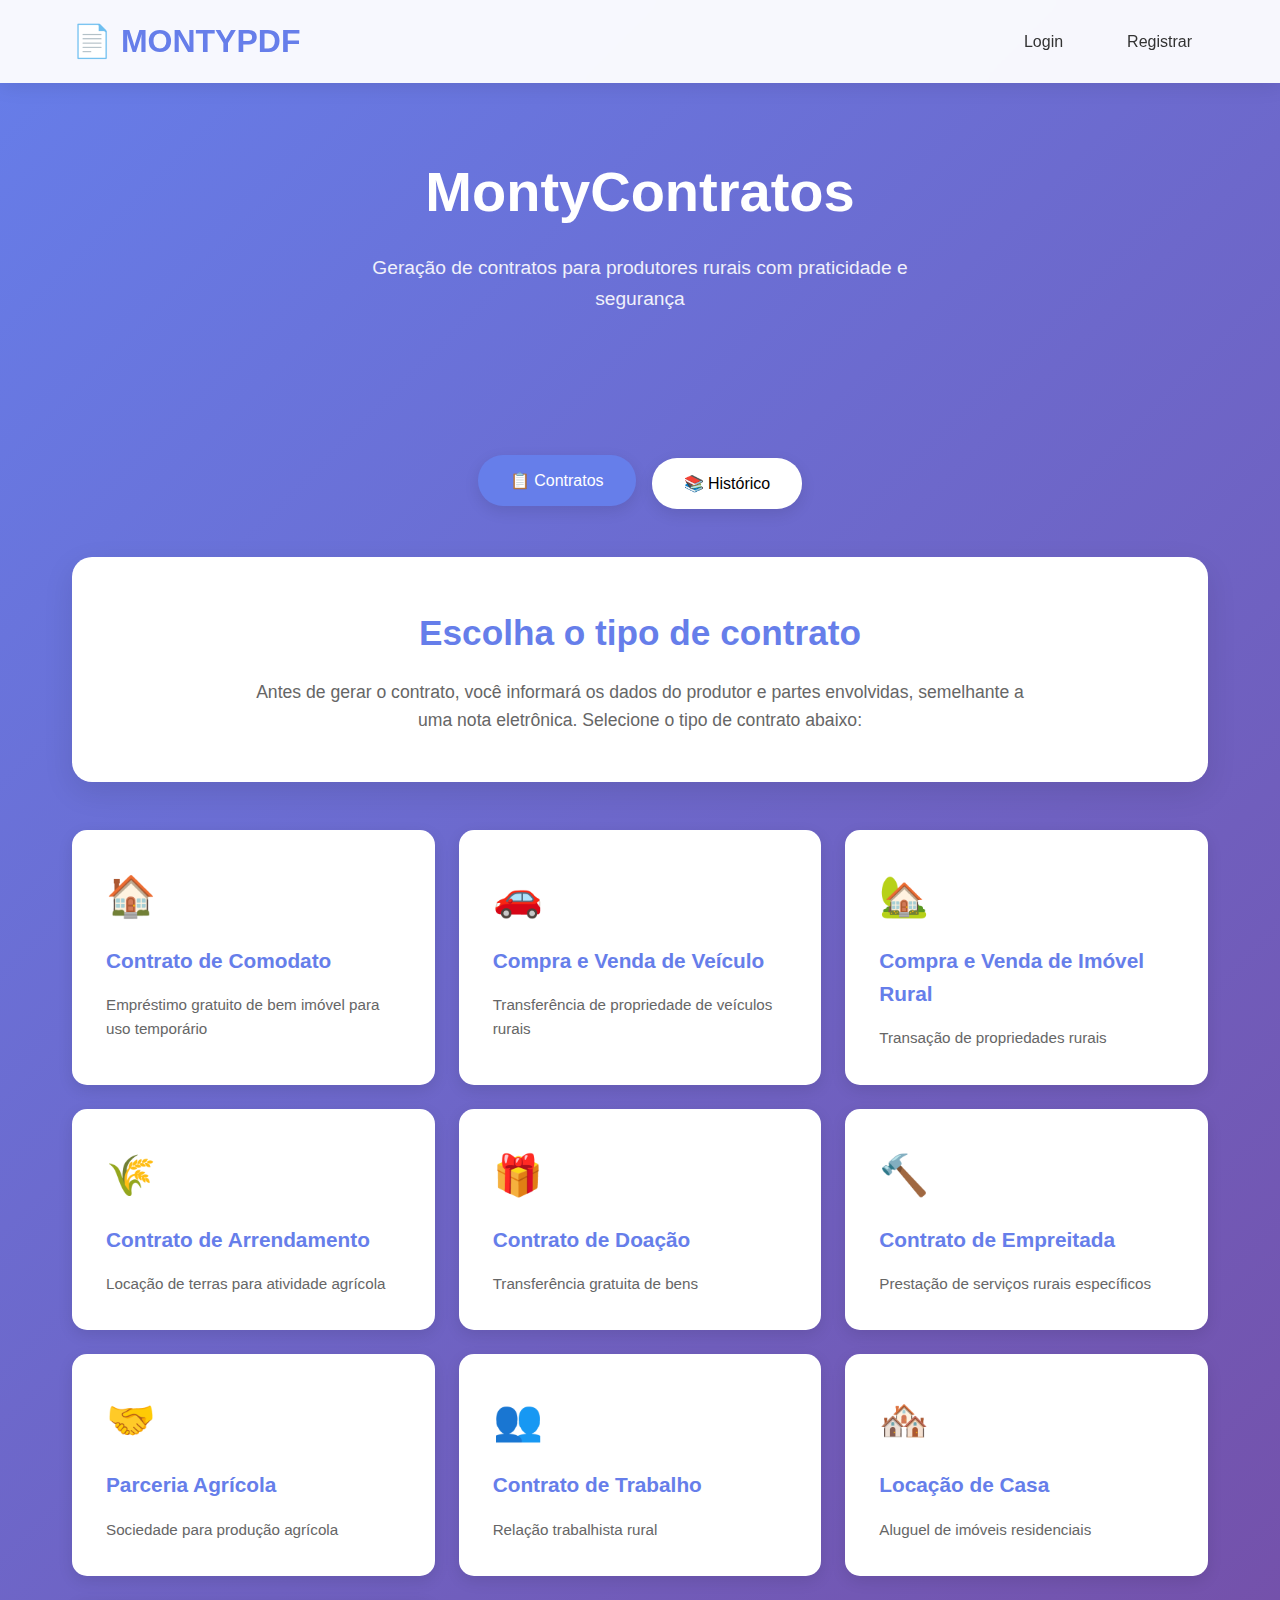
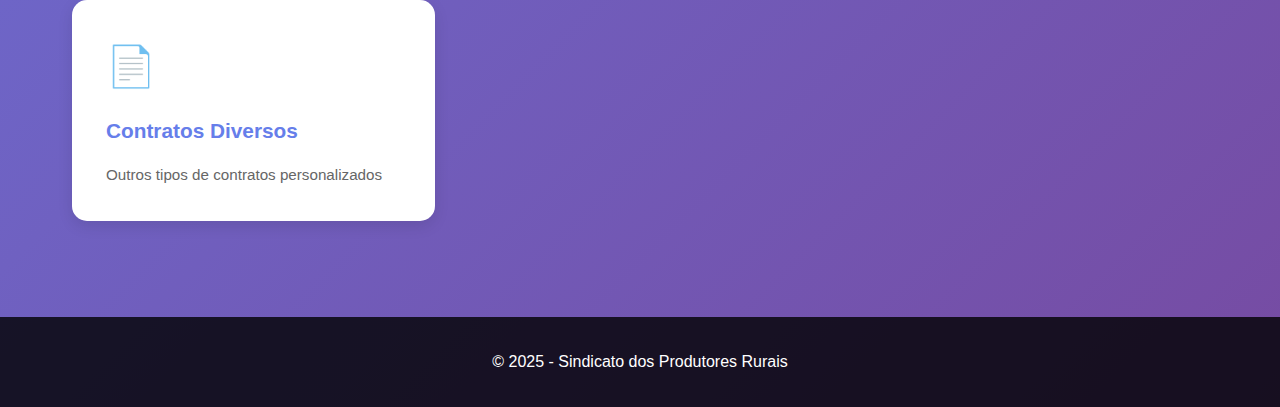
<file: homepage.html>
<!DOCTYPE html>
<html lang="pt-BR">
<head>
    <meta charset="UTF-8">
    <meta name="viewport" content="width=device-width, initial-scale=1.0">
    <title>MontyPDF - Contratos Rurais</title>
    <style>
        * {
            margin: 0;
            padding: 0;
            box-sizing: border-box;
        }

        body {
            font-family: 'Segoe UI', Tahoma, Geneva, Verdana, sans-serif;
            line-height: 1.6;
            color: #333;
            background: linear-gradient(135deg, #667eea 0%, #764ba2 100%);
            min-height: 100vh;
        }

        /* Navigation */
        nav {
            background: rgba(255, 255, 255, 0.95);
            backdrop-filter: blur(10px);
            padding: 1rem 0;
            box-shadow: 0 2px 20px rgba(0, 0, 0, 0.1);
            position: sticky;
            top: 0;
            z-index: 1000;
        }

        .nav-container {
            max-width: 1200px;
            margin: 0 auto;
            display: flex;
            justify-content: space-between;
            align-items: center;
            padding: 0 2rem;
        }

        .logo {
            font-size: 2rem;
            font-weight: bold;
            color: #667eea;
            text-decoration: none;
        }

        .nav-links {
            display: flex;
            gap: 2rem;
        }

        .nav-links a {
            text-decoration: none;
            color: #333;
            font-weight: 500;
            padding: 0.5rem 1rem;
            border-radius: 25px;
            transition: all 0.3s ease;
        }

        .nav-links a:hover {
            background: #667eea;
            color: white;
            transform: translateY(-2px);
        }

        /* Header */
        header {
            text-align: center;
            padding: 4rem 2rem;
            color: white;
        }

        header h1 {
            font-size: 3.5rem;
            margin-bottom: 1rem;
            animation: fadeInUp 1s ease;
        }

        header p {
            font-size: 1.2rem;
            opacity: 0.9;
            max-width: 600px;
            margin: 0 auto;
            animation: fadeInUp 1s ease 0.2s both;
        }

        /* Main Content */
        main {
            max-width: 1200px;
            margin: 0 auto;
            padding: 2rem;
        }

        .intro {
            background: white;
            padding: 3rem;
            border-radius: 20px;
            box-shadow: 0 10px 30px rgba(0, 0, 0, 0.1);
            margin-bottom: 3rem;
            text-align: center;
            animation: fadeInUp 1s ease 0.4s both;
        }

        .intro h2 {
            color: #667eea;
            font-size: 2.2rem;
            margin-bottom: 1rem;
        }

        .intro p {
            font-size: 1.1rem;
            color: #666;
            max-width: 800px;
            margin: 0 auto;
        }

        /* Contract Grid */
        .contract-grid {
            display: grid;
            grid-template-columns: repeat(auto-fit, minmax(300px, 1fr));
            gap: 1.5rem;
            animation: fadeInUp 1s ease 0.6s both;
        }

        .contract-card {
            background: white;
            padding: 2rem;
            border-radius: 15px;
            box-shadow: 0 5px 15px rgba(0, 0, 0, 0.1);
            transition: all 0.3s ease;
            text-decoration: none;
            color: #333;
            border: 2px solid transparent;
        }

        .contract-card:hover {
            transform: translateY(-10px);
            box-shadow: 0 15px 30px rgba(0, 0, 0, 0.2);
            border-color: #667eea;
        }

        .contract-card h3 {
            color: #667eea;
            margin-bottom: 1rem;
            font-size: 1.3rem;
        }

        .contract-card p {
            color: #666;
            font-size: 0.95rem;
        }

        .contract-icon {
            font-size: 2.5rem;
            margin-bottom: 1rem;
            display: block;
        }

        /* Tabs */
        .tabs {
            display: flex;
            justify-content: center;
            gap: 1rem;
            margin: 3rem 0;
        }

        .tab {
            background: white;
            border: none;
            padding: 1rem 2rem;
            border-radius: 25px;
            cursor: pointer;
            transition: all 0.3s ease;
            font-size: 1rem;
            box-shadow: 0 5px 15px rgba(0, 0, 0, 0.1);
        }

        .tab:hover, .tab.active {
            background: #667eea;
            color: white;
            transform: translateY(-3px);
        }

        /* Footer */
        footer {
            background: rgba(0, 0, 0, 0.8);
            color: white;
            text-align: center;
            padding: 2rem;
            margin-top: 4rem;
        }

        /* Animations */
        @keyframes fadeInUp {
            from {
                opacity: 0;
                transform: translateY(30px);
            }
            to {
                opacity: 1;
                transform: translateY(0);
            }
        }

        /* Responsive */
        @media (max-width: 768px) {
            .nav-container {
                padding: 0 1rem;
            }
            
            .nav-links {
                gap: 1rem;
            }
            
            header h1 {
                font-size: 2.5rem;
            }
            
            .intro {
                padding: 2rem;
            }
            
            .contract-grid {
                grid-template-columns: 1fr;
            }
            
            .tabs {
                flex-direction: column;
                align-items: center;
            }
        }

        /* Content sections */
        .content-section {
            display: none;
        }

        .content-section.active {
            display: block;
        }
    </style>
</head>
<body>
    <!-- Navigation Bar -->
    <nav>
        <div class="nav-container">
            <a href="#" class="logo">📄 MONTYPDF</a>
            <div class="nav-links">
                <a href="#login">Login</a>
                <a href="#register">Registrar</a>
            </div>
        </div>
    </nav>

    <!-- Header -->
    <header>
        <h1>MontyContratos</h1>
        <p>Geração de contratos para produtores rurais com praticidade e segurança</p>
    </header>

    <!-- Main Content -->
    <main>
        <!-- Tabs -->
        <div class="tabs">
            <button class="tab active" onclick="switchTab('contracts')">
                📋 Contratos
            </button>
            <button class="tab" onclick="switchTab('history')">
                📚 Histórico
            </button>
        </div>

        <!-- Contracts Section -->
        <div id="contracts" class="content-section active">
            <section class="intro">
                <h2>Escolha o tipo de contrato</h2>
                <p>Antes de gerar o contrato, você informará os dados do produtor e partes envolvidas, semelhante a uma nota eletrônica. Selecione o tipo de contrato abaixo:</p>
            </section>

            <div class="contract-grid">
                <a href="#" class="contract-card" onclick="goToContract('comodato')">
                    <span class="contract-icon">🏠</span>
                    <h3>Contrato de Comodato</h3>
                    <p>Empréstimo gratuito de bem imóvel para uso temporário</p>
                </a>

                <a href="#" class="contract-card" onclick="goToContract('compra-veiculo')">
                    <span class="contract-icon">🚗</span>
                    <h3>Compra e Venda de Veículo</h3>
                    <p>Transferência de propriedade de veículos rurais</p>
                </a>

                <a href="#" class="contract-card" onclick="goToContract('compra-imovel')">
                    <span class="contract-icon">🏡</span>
                    <h3>Compra e Venda de Imóvel Rural</h3>
                    <p>Transação de propriedades rurais</p>
                </a>

                <a href="#" class="contract-card" onclick="goToContract('arrendamento')">
                    <span class="contract-icon">🌾</span>
                    <h3>Contrato de Arrendamento</h3>
                    <p>Locação de terras para atividade agrícola</p>
                </a>

                <a href="#" class="contract-card" onclick="goToContract('doacao')">
                    <span class="contract-icon">🎁</span>
                    <h3>Contrato de Doação</h3>
                    <p>Transferência gratuita de bens</p>
                </a>

                <a href="#" class="contract-card" onclick="goToContract('empreitada')">
                    <span class="contract-icon">🔨</span>
                    <h3>Contrato de Empreitada</h3>
                    <p>Prestação de serviços rurais específicos</p>
                </a>

                <a href="#" class="contract-card" onclick="goToContract('parceria-agricola')">
                    <span class="contract-icon">🤝</span>
                    <h3>Parceria Agrícola</h3>
                    <p>Sociedade para produção agrícola</p>
                </a>

                <a href="#" class="contract-card" onclick="goToContract('trabalho')">
                    <span class="contract-icon">👥</span>
                    <h3>Contrato de Trabalho</h3>
                    <p>Relação trabalhista rural</p>
                </a>

                <a href="#" class="contract-card" onclick="goToContract('locacao-casa')">
                    <span class="contract-icon">🏘️</span>
                    <h3>Locação de Casa</h3>
                    <p>Aluguel de imóveis residenciais</p>
                </a>

                <a href="#" class="contract-card" onclick="goToContract('diversos')">
                    <span class="contract-icon">📄</span>
                    <h3>Contratos Diversos</h3>
                    <p>Outros tipos de contratos personalizados</p>
                </a>
            </div>
        </div>

        <!-- History Section -->
        <div id="history" class="content-section">
            <section class="intro">
                <h2>Histórico de Contratos</h2>
                <p>Visualize e gerencie todos os contratos já criados</p>
            </section>
            
            <div style="background: white; padding: 3rem; border-radius: 20px; box-shadow: 0 10px 30px rgba(0,0,0,0.1); text-align: center;">
                <h3 style="color: #667eea; margin-bottom: 1rem;">📋 Nenhum contrato encontrado</h3>
                <p style="color: #666;">Você ainda não criou nenhum contrato. Comece criando seu primeiro contrato na aba "Contratos".</p>
            </div>
        </div>
    </main>

    <!-- Footer -->
    <footer>
        <p>© 2025 - Sindicato dos Produtores Rurais</p>
    </footer>

    <script>
        function switchTab(tabName) {
            // Remove active class from all tabs and sections
            document.querySelectorAll('.tab').forEach(tab => tab.classList.remove('active'));
            document.querySelectorAll('.content-section').forEach(section => section.classList.remove('active'));
            
            // Add active class to clicked tab
            event.target.classList.add('active');
            
            // Show corresponding section
            document.getElementById(tabName).classList.add('active');
        }

        function goToContract(contractType) {
            // Simula navegação para página de formulário
            alert(`Redirecionando para o formulário do contrato: ${contractType}\n\nEm uma implementação real, isso levaria para: formulario.html?tipo=${contractType}`);
            
            // Em uma implementação real, você usaria:
            // window.location.href = `formulario.html?tipo=${contractType}`;
        }

        // Adiciona efeito de carregamento suave
        window.addEventListener('load', function() {
            document.body.style.opacity = '0';
            document.body.style.transition = 'opacity 0.5s ease';
            setTimeout(() => {
                document.body.style.opacity = '1';
            }, 100);
        });

        // Adiciona interatividade aos cards
        document.querySelectorAll('.contract-card').forEach(card => {
            card.addEventListener('mouseenter', function() {
                this.style.background = 'linear-gradient(135deg, #667eea, #764ba2)';
                this.style.color = 'white';
                this.querySelector('h3').style.color = 'white';
                this.querySelector('p').style.color = 'rgba(255,255,255,0.9)';
            });
            
            card.addEventListener('mouseleave', function() {
                this.style.background = 'white';
                this.style.color = '#333';
                this.querySelector('h3').style.color = '#667eea';
                this.querySelector('p').style.color = '#666';
            });
        });
    </script>
</body>
</html>
</file>
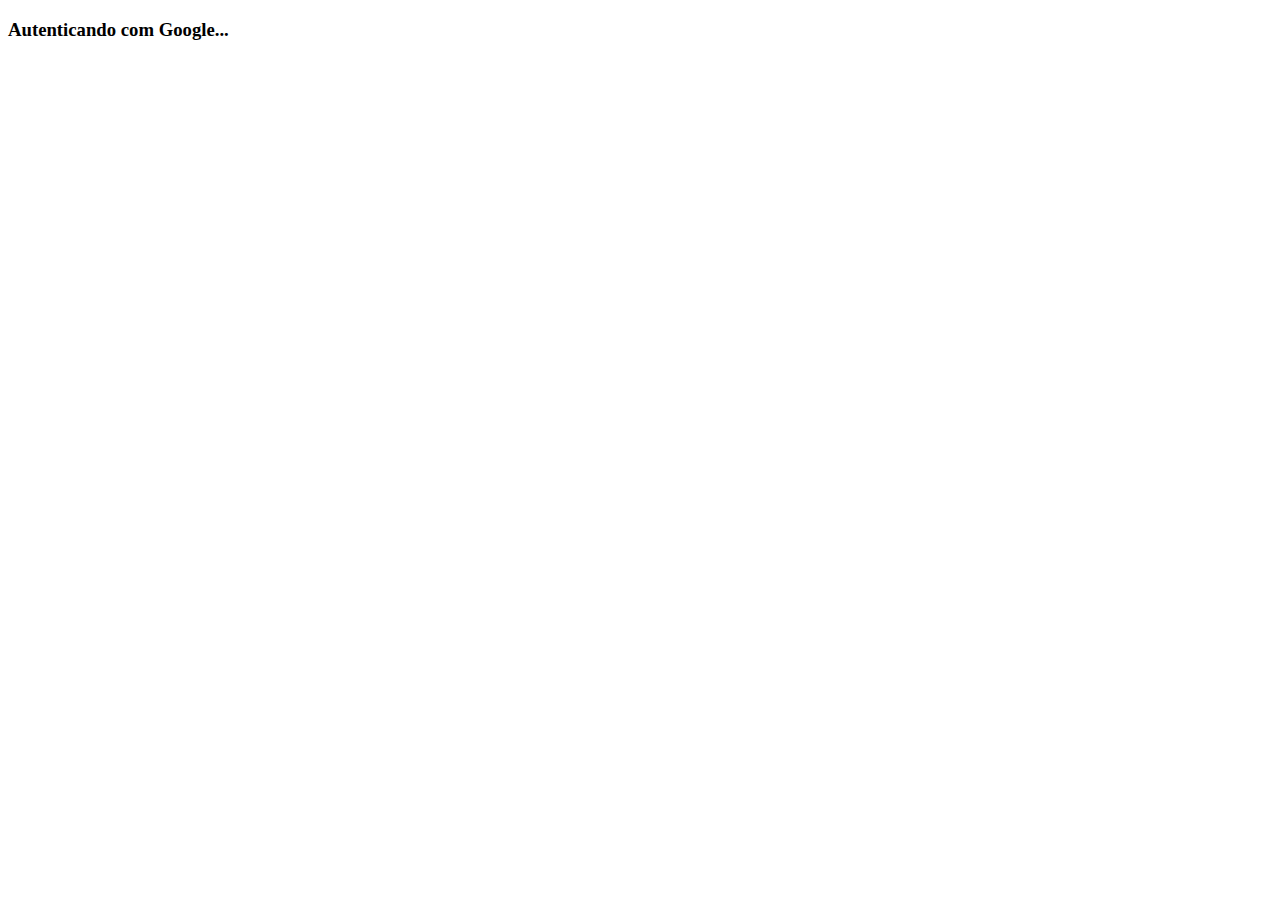
<file: frontend/pages/contrat1.html>
<!DOCTYPE html>
<html>
<head><title>Conectando com Google...</title></head>
<body>
    <h3>Autenticando com Google...</h3>
    <script>
        (async () => {
            const params = new URLSearchParams(window.location.hash.substring(1));
            const accessToken = params.get('access_token');

            if (!accessToken) {
                alert('Erro: token não encontrado.');
                return;
            }

            // Evita redirecionamento infinito
            if (localStorage.getItem('googleLoggedIn') === 'true') {
                window.location.href = '/dashboard.html';
                return;
            }

            try {
                const userInfo = await fetch('https://www.googleapis.com/oauth2/v3/userinfo', {
                    headers: {
                        Authorization: `Bearer ${accessToken}`
                    }
                }).then(res => res.json());

                const backendRes = await fetch('http://localhost:8080/api/auth/google', {
                    method: 'POST',
                    headers: { 'Content-Type': 'application/json' },
                    body: JSON.stringify({ email: userInfo.email, name: userInfo.name })
                });

                const data = await backendRes.json();

                if (data.jwt) {
                    localStorage.setItem('token', data.jwt);
                    localStorage.setItem('googleLoggedIn', 'true');
                    window.location.href = '/dashboard.html';
                } else {
                    alert('Erro ao logar via Google');
                }
            } catch (err) {
                console.error(err);
                alert('Erro de rede ou token inválido.');
            }
        })();
    </script>
</body>
</html>
</file>
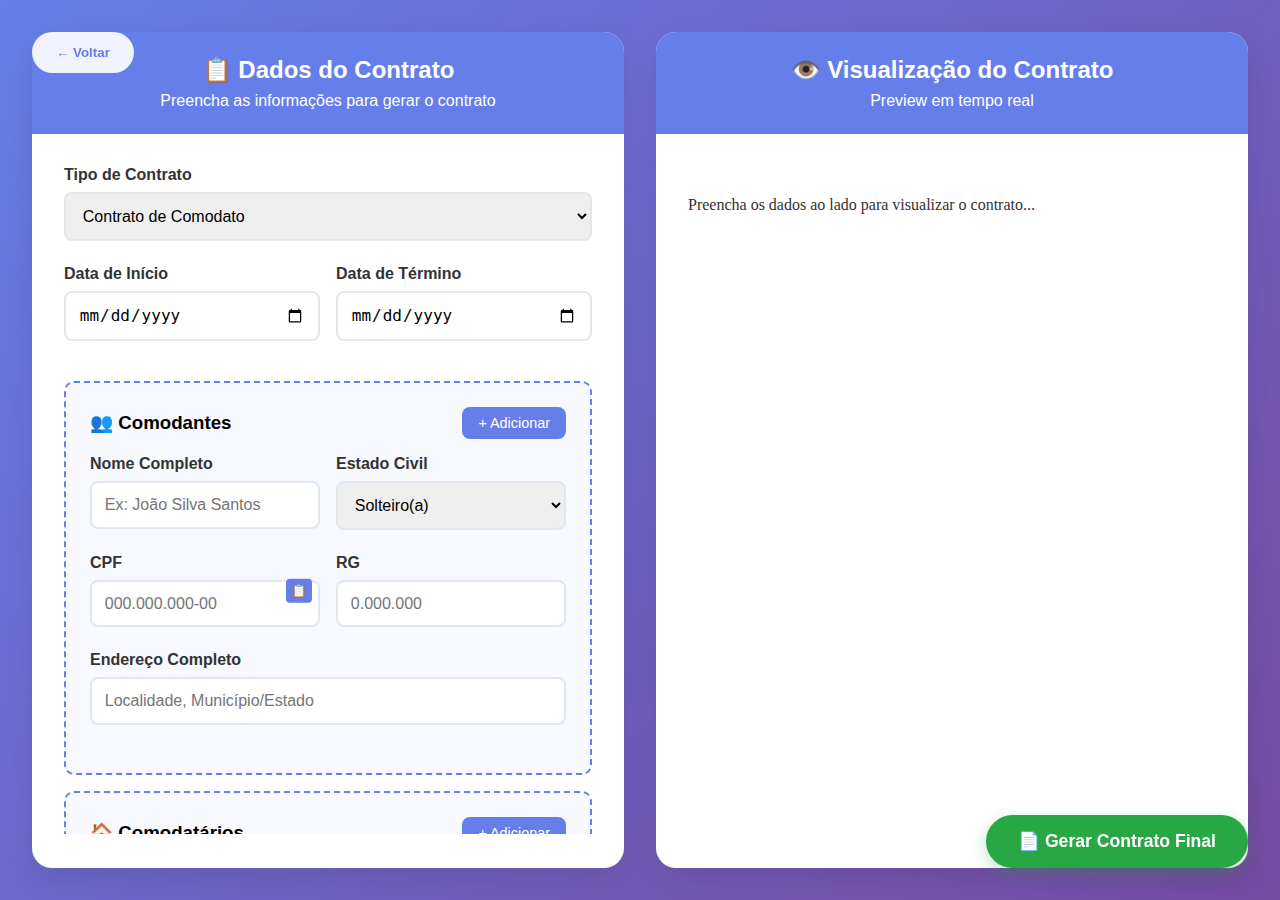
<file: frontend/pages/contrat3.html>
<!DOCTYPE html>
<html lang="pt-BR">
<head>
    <meta charset="UTF-8">
    <meta name="viewport" content="width=device-width, initial-scale=1.0">
    <title>MontyPDF - Formulário de Contrato</title>
    <style>
        * {
            margin: 0;
            padding: 0;
            box-sizing: border-box;
        }

        body {
            font-family: 'Segoe UI', Tahoma, Geneva, Verdana, sans-serif;
            background: linear-gradient(135deg, #667eea 0%, #764ba2 100%);
            min-height: 100vh;
            padding: 2rem 0;
        }

        .container {
            max-width: 1400px;
            margin: 0 auto;
            padding: 0 2rem;
            display: grid;
            grid-template-columns: 1fr 1fr;
            gap: 2rem;
            min-height: calc(100vh - 4rem);
        }

        .form-section, .preview-section {
            background: white;
            border-radius: 20px;
            box-shadow: 0 10px 30px rgba(0, 0, 0, 0.1);
            overflow: hidden;
        }

        .section-header {
            background: #667eea;
            color: white;
            padding: 1.5rem;
            text-align: center;
        }

        .section-header h2 {
            font-size: 1.5rem;
            margin-bottom: 0.5rem;
        }

        .form-content {
            padding: 2rem;
            max-height: calc(100vh - 200px);
            overflow-y: auto;
        }

        .form-group {
            margin-bottom: 1.5rem;
        }

        .form-group label {
            display: block;
            margin-bottom: 0.5rem;
            font-weight: 600;
            color: #333;
        }

        .form-group input, .form-group select, .form-group textarea {
            width: 100%;
            padding: 0.8rem;
            border: 2px solid #e1e8ed;
            border-radius: 8px;
            font-size: 1rem;
            transition: border-color 0.3s ease;
        }

        .form-group input:focus, .form-group select:focus, .form-group textarea:focus {
            outline: none;
            border-color: #667eea;
        }

        .form-row {
            display: grid;
            grid-template-columns: 1fr 1fr;
            gap: 1rem;
        }

        .dynamic-section {
            border: 2px dashed #667eea;
            border-radius: 10px;
            padding: 1.5rem;
            margin: 1rem 0;
            background: #f8f9ff;
        }

        .dynamic-header {
            display: flex;
            justify-content: space-between;
            align-items: center;
            margin-bottom: 1rem;
        }

        .btn {
            background: #667eea;
            color: white;
            border: none;
            padding: 0.8rem 1.5rem;
            border-radius: 8px;
            cursor: pointer;
            font-size: 1rem;
            transition: all 0.3s ease;
        }

        .btn:hover {
            background: #5a67d8;
            transform: translateY(-2px);
        }

        .btn-danger {
            background: #e53e3e;
        }

        .btn-danger:hover {
            background: #c53030;
        }

        .btn-small {
            padding: 0.5rem 1rem;
            font-size: 0.9rem;
        }

        .preview-content {
            padding: 2rem;
            max-height: calc(100vh - 200px);
            overflow-y: auto;
            font-family: 'Times New Roman', serif;
            line-height: 1.6;
        }

        .contract-text {
            white-space: pre-line;
            color: #333;
        }

        .highlight {
            background: #fff3cd;
            padding: 2px 4px;
            border-radius: 3px;
        }

        .generate-btn {
            position: fixed;
            bottom: 2rem;
            right: 2rem;
            background: #28a745;
            color: white;
            border: none;
            padding: 1rem 2rem;
            border-radius: 50px;
            font-size: 1.1rem;
            font-weight: bold;
            cursor: pointer;
            box-shadow: 0 5px 15px rgba(40, 167, 69, 0.3);
            transition: all 0.3s ease;
            z-index: 1000;
        }

        .generate-btn:hover {
            background: #218838;
            transform: translateY(-3px);
            box-shadow: 0 8px 25px rgba(40, 167, 69, 0.4);
        }

        .back-btn {
            position: fixed;
            top: 2rem;
            left: 2rem;
            background: rgba(255, 255, 255, 0.9);
            border: none;
            padding: 0.8rem 1.5rem;
            border-radius: 25px;
            cursor: pointer;
            font-weight: 600;
            color: #667eea;
            transition: all 0.3s ease;
            backdrop-filter: blur(10px);
        }

        .back-btn:hover {
            background: white;
            transform: translateY(-2px);
        }

        @media (max-width: 1200px) {
            .container {
                grid-template-columns: 1fr;
                gap: 1rem;
            }
            
            .preview-section {
                order: 2;
            }
        }

        @media (max-width: 768px) {
            .form-row {
                grid-template-columns: 1fr;
            }
            
            .container {
                padding: 0 1rem;
            }
        }

        .cpf-input {
            position: relative;
        }

        .cpf-input input {
            padding-right: 3rem;
        }

        .format-btn {
            position: absolute;
            right: 0.5rem;
            top: 50%;
            transform: translateY(-50%);
            background: #667eea;
            color: white;
            border: none;
            padding: 0.3rem;
            border-radius: 4px;
            cursor: pointer;
            font-size: 0.8rem;
        }
    </style>
</head>
<body>
    <button class="back-btn" onclick="window.history.back()">← Voltar</button>
    
    <div class="container">
        <!-- Seção do Formulário -->
        <div class="form-section">
            <div class="section-header">
                <h2>📋 Dados do Contrato</h2>
                <p>Preencha as informações para gerar o contrato</p>
            </div>
            
            <div class="form-content">
                <!-- Dados Gerais -->
                <div class="form-group">
                    <label>Tipo de Contrato</label>
                    <select id="contractType">
                        <option value="comodato">Contrato de Comodato</option>
                        <option value="arrendamento">Contrato de Arrendamento</option>
                        <option value="compra-venda">Compra e Venda</option>
                    </select>
                </div>

                <div class="form-row">
                    <div class="form-group">
                        <label>Data de Início</label>
                        <input type="date" id="startDate" onchange="updatePreview()">
                    </div>
                    <div class="form-group">
                        <label>Data de Término</label>
                        <input type="date" id="endDate" onchange="updatePreview()">
                    </div>
                </div>

                <!-- Comodantes -->
                <div class="dynamic-section">
                    <div class="dynamic-header">
                        <h3>👥 Comodantes</h3>
                        <button class="btn btn-small" onclick="addComodante()">+ Adicionar</button>
                    </div>
                    <div id="comodantesContainer">
                        <div class="comodante-item" data-index="0">
                            <div class="form-row">
                                <div class="form-group">
                                    <label>Nome Completo</label>
                                    <input type="text" name="comodante_nome_0" onchange="updatePreview()" placeholder="Ex: João Silva Santos">
                                </div>
                                <div class="form-group">
                                    <label>Estado Civil</label>
                                    <select name="comodante_estado_civil_0" onchange="updatePreview()">
                                        <option value="solteiro">Solteiro(a)</option>
                                        <option value="casado">Casado(a)</option>
                                        <option value="divorciado">Divorciado(a)</option>
                                        <option value="viúvo">Viúvo(a)</option>
                                    </select>
                                </div>
                            </div>
                            <div class="form-row">
                                <div class="form-group cpf-input">
                                    <label>CPF</label>
                                    <input type="text" name="comodante_cpf_0" onchange="updatePreview()" placeholder="000.000.000-00" maxlength="14">
                                    <button type="button" class="format-btn" onclick="formatCPF(this)">📋</button>
                                </div>
                                <div class="form-group">
                                    <label>RG</label>
                                    <input type="text" name="comodante_rg_0" onchange="updatePreview()" placeholder="0.000.000">
                                </div>
                            </div>
                            <div class="form-group">
                                <label>Endereço Completo</label>
                                <input type="text" name="comodante_endereco_0" onchange="updatePreview()" placeholder="Localidade, Município/Estado">
                            </div>
                        </div>
                    </div>
                </div>

                <!-- Comodatários -->
                <div class="dynamic-section">
                    <div class="dynamic-header">
                        <h3>🏠 Comodatários</h3>
                        <button class="btn btn-small" onclick="addComodatario()">+ Adicionar</button>
                    </div>
                    <div id="comodatariosContainer">
                        <div class="comodatario-item" data-index="0">
                            <div class="form-row">
                                <div class="form-group">
                                    <label>Nome Completo</label>
                                    <input type="text" name="comodatario_nome_0" onchange="updatePreview()" placeholder="Ex: Maria Santos Silva">
                                </div>
                                <div class="form-group">
                                    <label>Estado Civil</label>
                                    <select name="comodatario_estado_civil_0" onchange="updatePreview()">
                                        <option value="solteiro">Solteiro(a)</option>
                                        <option value="casado">Casado(a)</option>
                                        <option value="divorciado">Divorciado(a)</option>
                                        <option value="viúvo">Viúvo(a)</option>
                                    </select>
                                </div>
                            </div>
                            <div class="form-row">
                                <div class="form-group cpf-input">
                                    <label>CPF</label>
                                    <input type="text" name="comodatario_cpf_0" onchange="updatePreview()" placeholder="000.000.000-00" maxlength="14">
                                    <button type="button" class="format-btn" onclick="formatCPF(this)">📋</button>
                                </div>
                                <div class="form-group">
                                    <label>RG</label>
                                    <input type="text" name="comodatario_rg_0" onchange="updatePreview()" placeholder="0.000.000">
                                </div>
                            </div>
                            <div class="form-group">
                                <label>Endereço Completo</label>
                                <input type="text" name="comodatario_endereco_0" onchange="updatePreview()" placeholder="Localidade, Município/Estado">
                            </div>
                        </div>
                    </div>
                </div>

                <!-- Dados do Imóvel -->
                <div class="dynamic-section">
                    <h3>🏡 Dados do Imóvel</h3>
                    <div class="form-row">
                        <div class="form-group">
                            <label>Área Total (hectares)</label>
                            <input type="number" id="areaTotal" step="0.1" onchange="updatePreview()" placeholder="Ex: 22.9">
                        </div>
                        <div class="form-group">
                            <label>Área em Comodato (hectares)</label>
                            <input type="number" id="areaComodato" step="0.1" onchange="updatePreview()" placeholder="Ex: 13.0">
                        </div>
                    </div>
                    <div class="form-row">
                        <div class="form-group">
                            <label>Localidade do Imóvel</label>
                            <input type="text" id="localidadeImovel" onchange="updatePreview()" placeholder="Ex: Bom Sucesso">
                        </div>
                        <div class="form-group">
                            <label>Município</label>
                            <input type="text" id="municipioImovel" onchange="updatePreview()" placeholder="Ex: Itaiópolis/SC">
                        </div>
                    </div>
                    <div class="form-group">
                        <label>Número da Matrícula</label>
                        <input type="text" id="matricula" onchange="updatePreview()" placeholder="Ex: 0000">
                    </div>
                </div>

                <!-- Condições Específicas -->
                <div class="dynamic-section">
                    <h3>📋 Condições Específicas</h3>
                    <div class="form-row">
                        <div class="form-group">
                            <label>Prazo (anos)</label>
                            <input type="number" id="prazoAnos" onchange="updatePreview()" placeholder="Ex: 5">
                        </div>
                        <div class="form-group">
                            <label>Sacas de Soja por Alqueire</label>
                            <input type="number" id="sacasSoja" onchange="updatePreview()" placeholder="Ex: 37">
                        </div>
                    </div>
                    <div class="form-group">
                        <label>Local de Depósito</label>
                        <input type="text" id="localDeposito" onchange="updatePreview()" placeholder="Ex: BIGSAFRA de Moema/Itaiopolis/SC">
                    </div>
                </div>
            </div>
        </div>

        <!-- Seção de Preview -->
        <div class="preview-section">
            <div class="section-header">
                <h2>👁️ Visualização do Contrato</h2>
                <p>Preview em tempo real</p>
            </div>
            
            <div class="preview-content">
                <div id="contractPreview" class="contract-text">
                    Preencha os dados ao lado para visualizar o contrato...
                </div>
            </div>
        </div>
    </div>

    <button class="generate-btn" onclick="generateContract()">📄 Gerar Contrato Final</button>

    <script>
        let comodanteCount = 1;
        let comodatarioCount = 1;

        function addComodante() {
            const container = document.getElementById('comodantesContainer');
            const newItem = document.createElement('div');
            newItem.className = 'comodante-item';
            newItem.setAttribute('data-index', comodanteCount);
            
            newItem.innerHTML = `
                <div style="display: flex; justify-content: space-between; align-items: center; margin-bottom: 1rem;">
                    <h4>Comodante ${comodanteCount + 1}</h4>
                    <button class="btn btn-danger btn-small" onclick="removeComodante(${comodanteCount})">Remover</button>
                </div>
                <div class="form-row">
                    <div class="form-group">
                        <label>Nome Completo</label>
                        <input type="text" name="comodante_nome_${comodanteCount}" onchange="updatePreview()" placeholder="Ex: João Silva Santos">
                    </div>
                    <div class="form-group">
                        <label>Estado Civil</label>
                        <select name="comodante_estado_civil_${comodanteCount}" onchange="updatePreview()">
                            <option value="solteiro">Solteiro(a)</option>
                            <option value="casado">Casado(a)</option>
                            <option value="divorciado">Divorciado(a)</option>
                            <option value="viúvo">Viúvo(a)</option>
                        </select>
                    </div>
                </div>
                <div class="form-row">
                    <div class="form-group cpf-input">
                        <label>CPF</label>
                        <input type="text" name="comodante_cpf_${comodanteCount}" onchange="updatePreview()" placeholder="000.000.000-00" maxlength="14">
                        <button type="button" class="format-btn" onclick="formatCPF(this)">📋</button>
                    </div>
                    <div class="form-group">
                        <label>RG</label>
                        <input type="text" name="comodante_rg_${comodanteCount}" onchange="updatePreview()" placeholder="0.000.000">
                    </div>
                </div>
                <div class="form-group">
                    <label>Endereço Completo</label>
                    <input type="text" name="comodante_endereco_${comodanteCount}" onchange="updatePreview()" placeholder="Localidade, Município/Estado">
                </div>
            `;
            
            container.appendChild(newItem);
            comodanteCount++;
            updatePreview();
        }

        function addComodatario() {
            const container = document.getElementById('comodatariosContainer');
            const newItem = document.createElement('div');
            newItem.className = 'comodatario-item';
            newItem.setAttribute('data-index', comodatarioCount);
            
            newItem.innerHTML = `
                <div style="display: flex; justify-content: space-between; align-items: center; margin-bottom: 1rem;">
                    <h4>Comodatário ${comodatarioCount + 1}</h4>
                    <button class="btn btn-danger btn-small" onclick="removeComodatario(${comodatarioCount})">Remover</button>
                </div>
                <div class="form-row">
                    <div class="form-group">
                        <label>Nome Completo</label>
                        <input type="text" name="comodatario_nome_${comodatarioCount}" onchange="updatePreview()" placeholder="Ex: Maria Santos Silva">
                    </div>
                    <div class="form-group">
                        <label>Estado Civil</label>
                        <select name="comodatario_estado_civil_${comodatarioCount}" onchange="updatePreview()">
                            <option value="solteiro">Solteiro(a)</option>
                            <option value="casado">Casado(a)</option>
                            <option value="divorciado">Divorciado(a)</option>
                            <option value="viúvo">Viúvo(a)</option>
                        </select>
                    </div>
                </div>
                <div class="form-row">
                    <div class="form-group cpf-input">
                        <label>CPF</label>
                        <input type="text" name="comodatario_cpf_${comodatarioCount}" onchange="updatePreview()" placeholder="000.000.000-00" maxlength="14">
                        <button type="button" class="format-btn" onclick="formatCPF(this)">📋</button>
                    </div>
                    <div class="form-group">
                        <label>RG</label>
                        <input type="text" name="comodatario_rg_${comodatarioCount}" onchange="updatePreview()" placeholder="0.000.000">
                    </div>
                </div>
                <div class="form-group">
                    <label>Endereço Completo</label>
                    <input type="text" name="comodatario_endereco_${comodatarioCount}" onchange="updatePreview()" placeholder="Localidade, Município/Estado">
                </div>
            `;
            
            container.appendChild(newItem);
            comodatarioCount++;
            updatePreview();
        }

        function removeComodante(index) {
            const item = document.querySelector(`[data-index="${index}"].comodante-item`);
            if (item) {
                item.remove();
                updatePreview();
            }
        }

        function removeComodatario(index) {
            const item = document.querySelector(`[data-index="${index}"].comodatario-item`);
            if (item) {
                item.remove();
                updatePreview();
            }
        }

        function formatCPF(button) {
            const input = button.previousElementSibling;
            let value = input.value.replace(/\D/g, '');
            
            if (value.length <= 11) {
                value = value.replace(/(\d{3})(\d)/, '$1.$2');
                value = value.replace(/(\d{3})(\d)/, '$1.$2');
                value = value.replace(/(\d{3})(\d{1,2})$/, '$1-$2');
            }
            
            input.value = value;
            updatePreview();
        }

        function updatePreview() {
            const contractType = document.getElementById('contractType').value;
            const startDate = document.getElementById('startDate').value;
            const endDate = document.getElementById('endDate').value;
            
            // Coleta dados dos comodantes
            const comodantes = [];
            document.querySelectorAll('.comodante-item').forEach((item, index) => {
                const nome = item.querySelector(`[name*="nome"]`).value;
                const estadoCivil = item.querySelector(`[name*="estado_civil"]`).value;
                const cpf = item.querySelector(`[name*="cpf"]`).value;
                const rg = item.querySelector(`[name*="rg"]`).value;
                const endereco = item.querySelector(`[name*="endereco"]`).value;
                
                if (nome) {
                    comodantes.push({ nome, estadoCivil, cpf, rg, endereco });
                }
            });

            // Coleta dados dos comodatários
            const comodatarios = [];
            document.querySelectorAll('.comodatario-item').forEach((item, index) => {
                const nome = item.querySelector(`[name*="nome"]`).value;
                const estadoCivil = item.querySelector(`[name*="estado_civil"]`).value;
                const cpf = item.querySelector(`[name*="cpf"]`).value;
                const rg = item.querySelector(`[name*="rg"]`).value;
                const endereco = item.querySelector(`[name*="endereco"]`).value;
                
                if (nome) {
                    comodatarios.push({ nome, estadoCivil, cpf, rg, endereco });
                }
            });

            // Dados do imóvel
            const areaTotal = document.getElementById('areaTotal').value;
            const areaComodato = document.getElementById('areaComodato').value;
            const localidadeImovel = document.getElementById('localidadeImovel').value;
            const municipioImovel = document.getElementById('municipioImovel').value;
            const matricula = document.getElementById('matricula').value;
            const prazoAnos = document.getElementById('prazoAnos').value;
            const sacasSoja = document.getElementById('sacasSoja').value;
            const localDeposito = document.getElementById('localDeposito').value;

            // Gera o contrato
            const contract = generateContractText({
                contractType, startDate, endDate, comodantes, comodatarios,
                areaTotal, areaComodato, localidadeImovel, municipioImovel,
                matricula, prazoAnos, sacasSoja, localDeposito
            });

            document.getElementById('contractPreview').innerHTML = contract;
        }

        function generateContractText(data) {
            if (data.comodantes.length === 0 || data.comodatarios.length === 0) {
                return 'Preencha pelo menos um comodante e um comodatário para visualizar o contrato...';
            }

            const formatDate = (dateStr) => {
                if (!dateStr) return '[DATA]';
                const date = new Date(dateStr);
                return date.toLocaleDateString('pt-BR');
            };

            const comodantesText = data.comodantes.map(c => 
                `<span class="highlight">${c.nome || '[NOME]'}</span>, brasileiro, agricultor, ${c.estadoCivil || '[ESTADO CIVIL]'}, inscrito no CPF sob nº <span class="highlight">${c.cpf || '[CPF]'}</span> e RG nº <span class="highlight">${c.rg || '[RG]'}</span>, residente e domiciliado em <span class="highlight">${c.endereco || '[ENDEREÇO]'}</span>`
            ).join(' e ');

            const comodatariosText = data.comodatarios.map(c => 
                `<span class="highlight">${c.nome || '[NOME]'}</span>, brasileiro, agricultor, ${c.estadoCivil || '[ESTADO CIVIL]'}, inscrito no CPF sob nº <span class="highlight">${c.cpf || '[CPF]'}</span> e RG nº <span class="highlight">${c.rg || '[RG]'}</span>, residente e domiciliado em <span class="highlight">${c.endereco || '[ENDEREÇO]'}</span>`
            ).join(' e ');

            return `
<center><strong>CONTRATO DE COMODATO DE IMÓVEL RURAL</strong></center>

Pelo presente instrumento particular de contrato de comodato, de um lado ${comodantesText}, de ora em diante chamados simplesmente de COMODANTES e de outro lado ${comodatariosText}, de ora em diante chamado simplesmente de COMODATÁRIO, têm, entre si, justo e acordado o seguinte:

<strong>CLÁUSULA PRIMEIRA:</strong> Os COMODANTES são legítimos possuidores de um imóvel rural, com área total de <span class="highlight">${data.areaTotal || '[ÁREA TOTAL]'}</span> ha (${data.areaTotal ? extenso(parseFloat(data.areaTotal)) : '[ÁREA POR EXTENSO]'} hectares), situado na localidade de <span class="highlight">${data.localidadeImovel || '[LOCALIDADE]'}</span>, zona rural do município de <span class="highlight">${data.municipioImovel || '[MUNICÍPIO]'}</span> e põe a disposição do COMODATÁRIO a área de <span class="highlight">${data.areaComodato || '[ÁREA COMODATO]'}</span> ha (${data.areaComodato ? extenso(parseFloat(data.areaComodato)) : '[ÁREA POR EXTENSO]'} hectares) do referido imóvel, registrado no cartório de registro de imóveis da comarca de ${data.municipioImovel || '[MUNICÍPIO]'}, Matrícula sob nº <span class="highlight">${data.matricula || '[MATRÍCULA]'}</span>

<strong>CLÁUSULA SEGUNDA:</strong> Pelo presente instrumento, os COMODANTES cedem em comodato ao COMODATÁRIO, pelo prazo de <span class="highlight">${data.prazoAnos || '[PRAZO]'}</span> (${data.prazoAnos ? extenso(parseInt(data.prazoAnos)) : '[PRAZO POR EXTENSO]'}) anos com início em <span class="highlight">${formatDate(data.startDate)}</span> e término em <span class="highlight">${formatDate(data.endDate)}</span> o imóvel constante na Cláusula Primeira, podendo ser renovado caso haja interesse de ambas as partes.

<strong>CLÁUSULA TERCEIRA:</strong> O COMODATÁRIO somente poderá utilizar a área acima para sua exclusiva moradia habitual e fazer hortas para sua própria subsistência, e produzir excedentes para comercialização para bem melhor lhe convier, não podendo ceder a quem quer que seja e sob qualquer título, parcial ou totalmente, a aludida área, bem como não poderá fazer e nem executar cortes ou podas danosas aos fins florestais e agrícolas a que se destina o imóvel objeto deste contrato.

<strong>PARÁGRAFO ÚNICO:</strong> O COMODATÁRIO obriga-se ainda:

a) a usar o imóvel conforme o convencionado neste contrato, tratando-o com o mesmo cuidado como se fossem seus, não podendo mudar sua destinação.

b) A levar ao conhecimento dos COMODANTES, imediatamente, qualquer ameaça ou ato de turbação ou esbulho que, contra a sua posse venha a sofrer, e, ainda, de qualquer fato do qual resulte a necessidade de execução de obras e reparos, indispensáveis à garantia do uso do mesmo.

c) Deverá o co
</file>
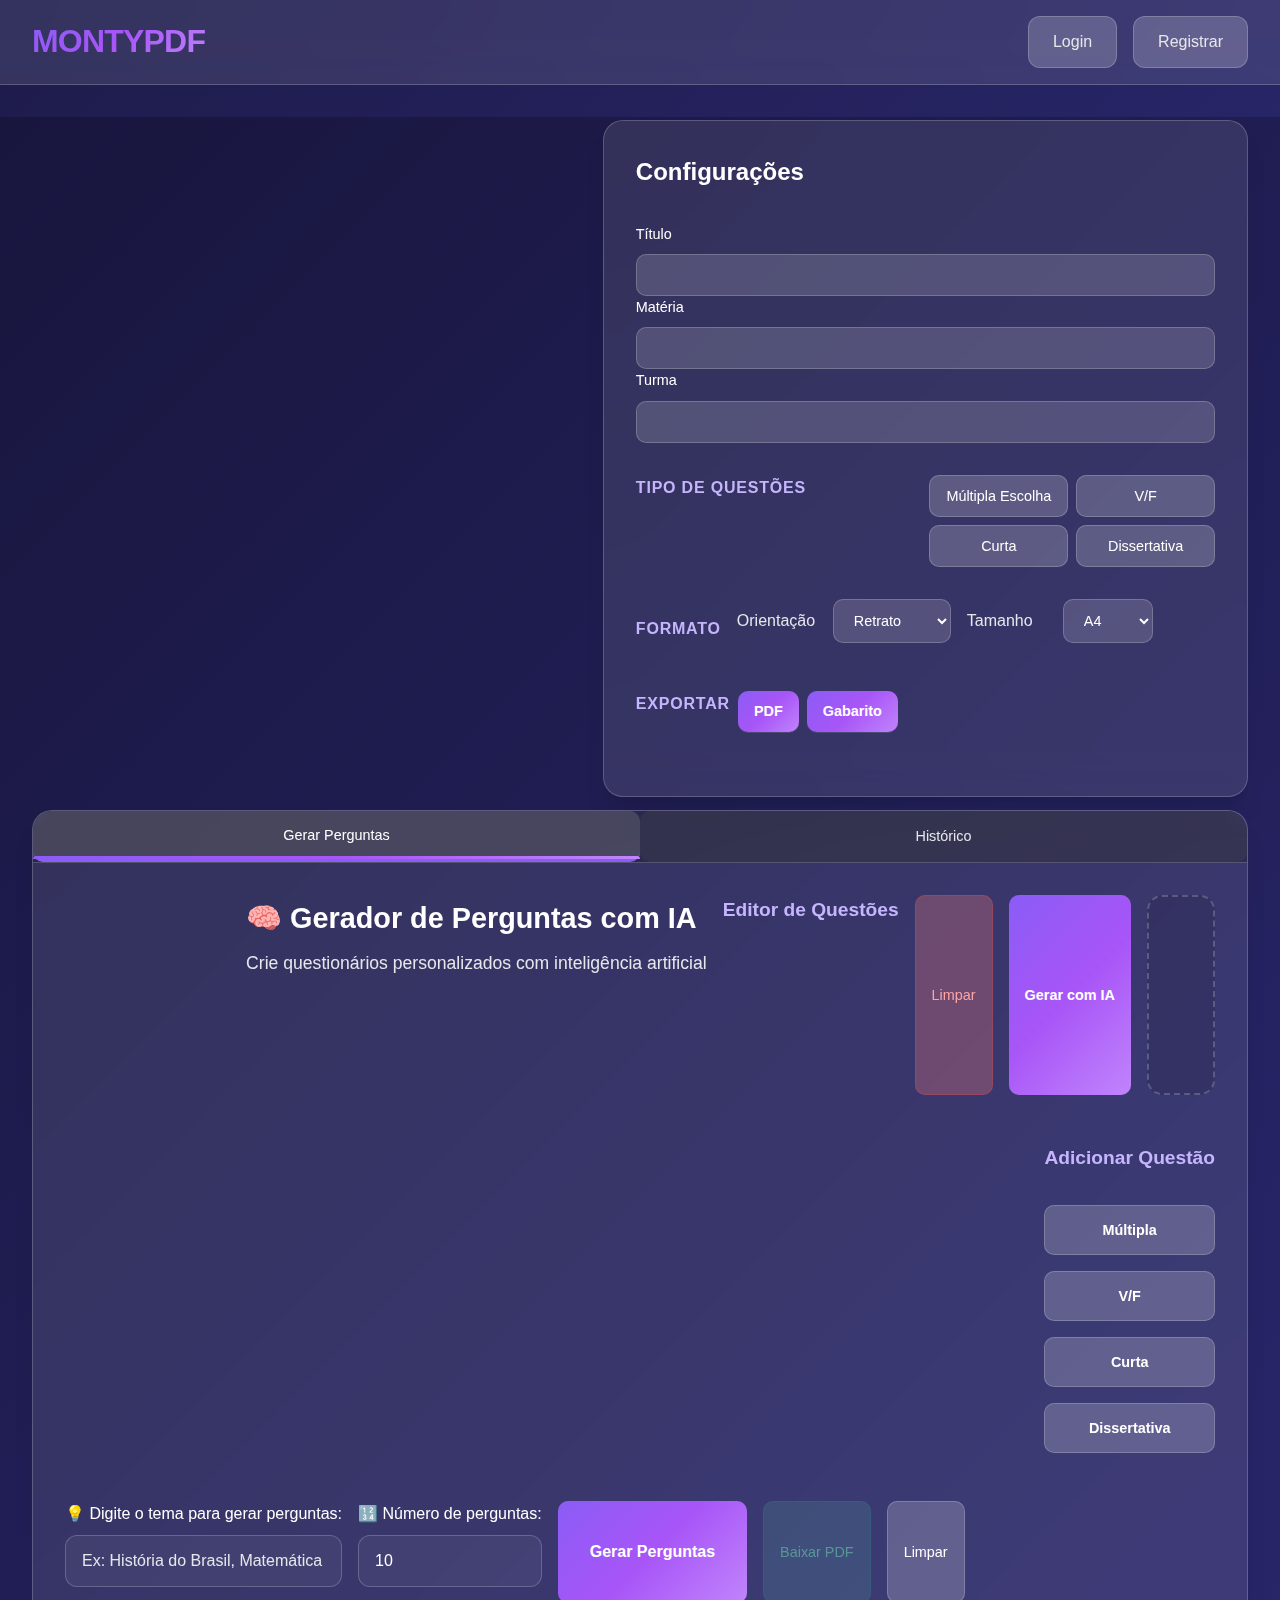
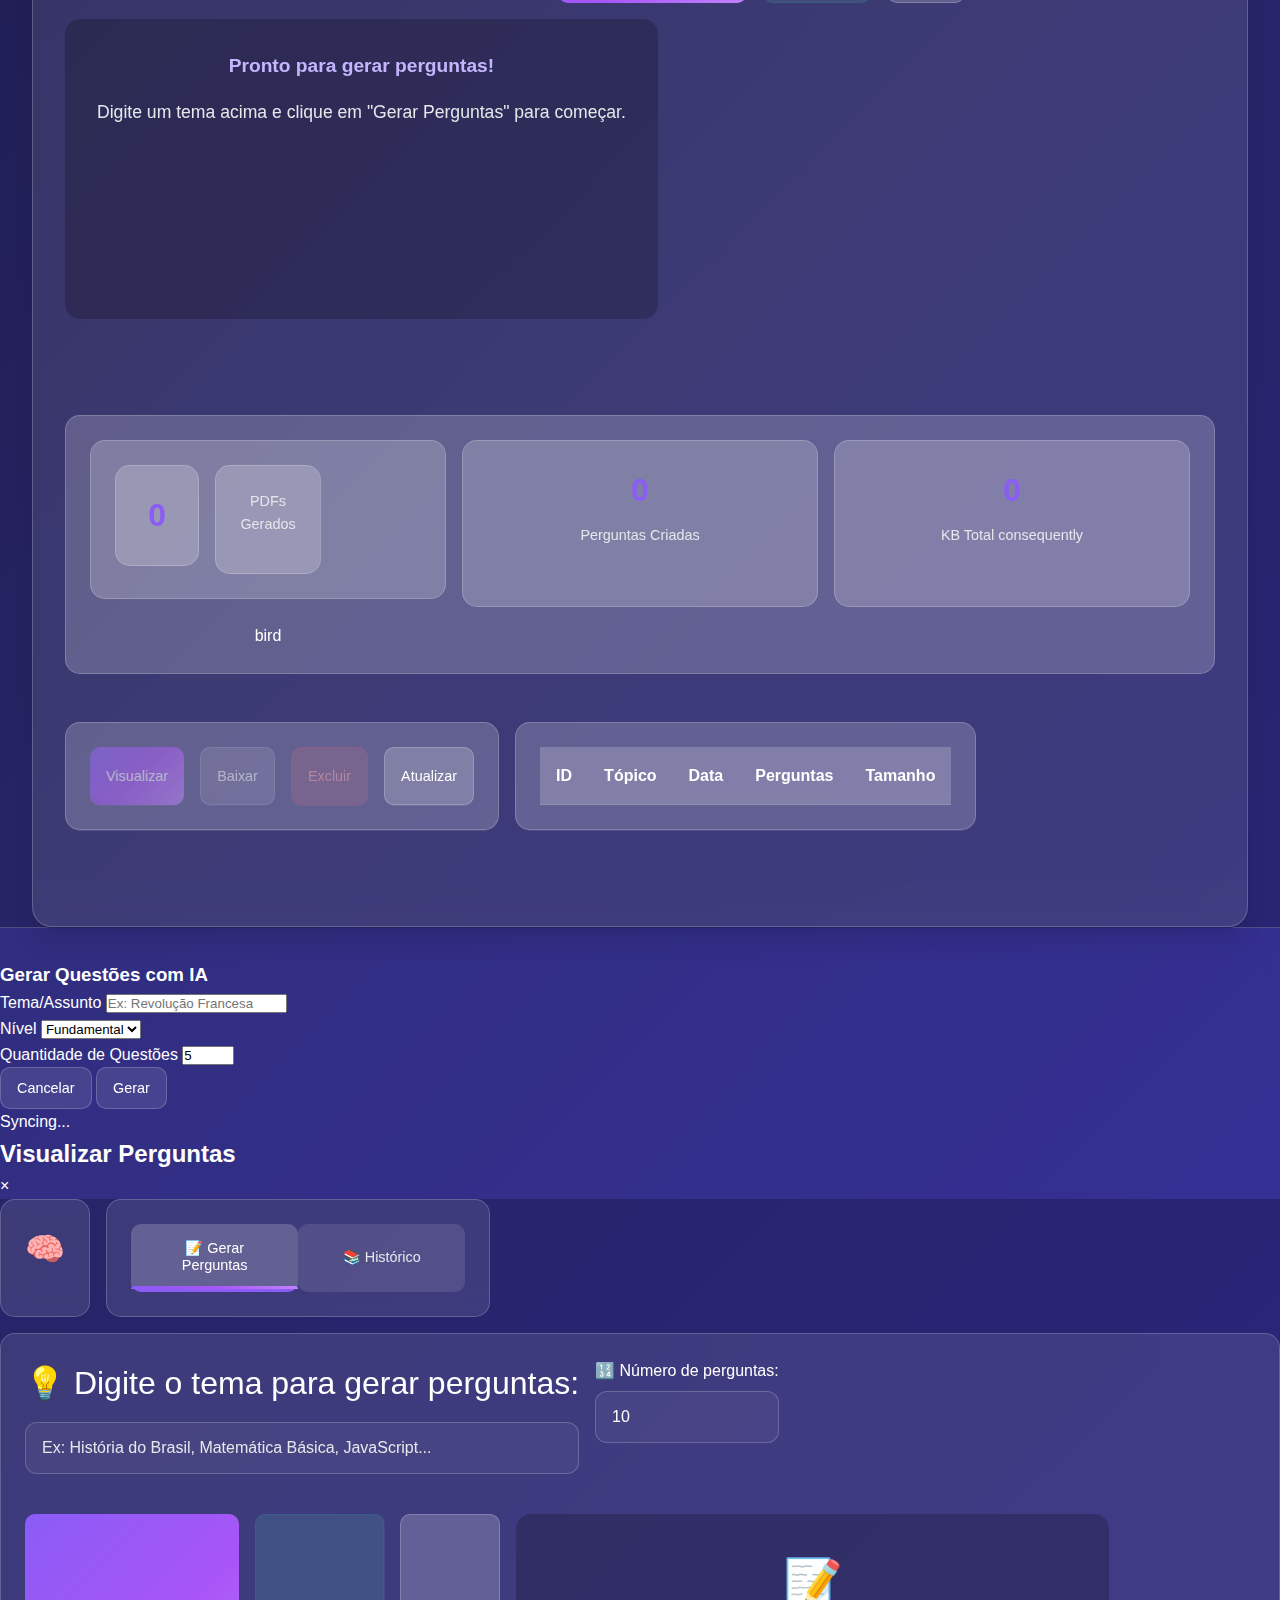
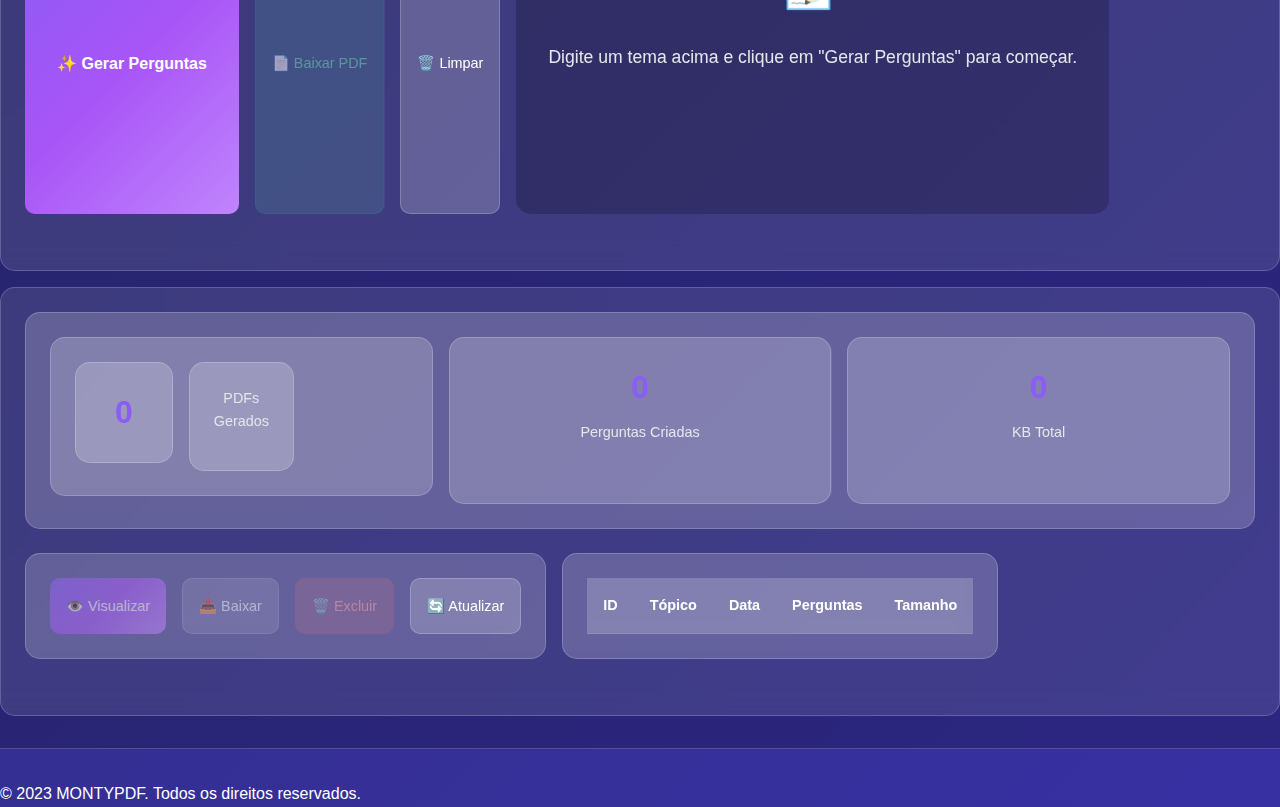
<file: frontend/pages/dashboard.html>
<!DOCTYPE html>
<html lang="pt-BR">
<head>
    <meta charset="UTF-8">
    <meta name="viewport" content="width=device-width, initial-scale=1.0">
    <title>MONTYPDF - Gerador de Provas com IA</title>
</head>
<body>
    <link rel="stylesheet" href="../css/dashboard.css">
    <!-- Navigation Bar -->
    <nav>
        <div>
            <h1>MONTYPDF</h1>
            <div>
                <a href="login.html">Login</a>
                <a href="register.html">Registrar</a>
            </div>
        </div>
    </nav>

    <!-- Main Content -->
    <div>
        <!-- Sidebar for Configurations -->
        <aside>
            <h2>Configurações</h2>
            
            <div>
                <div>
                    <label>Título</label>
                    <input type="text" id="exam-title">
                </div>
                <div>
                    <label>Matéria</label>
                    <input type="text" id="exam-subject">
                </div>
                <div>
                    <label>Turma</label>
                    <input type="text" id="exam-grade">
                </div>
            </div>

            <div>
                <h3>Tipo de Questões</h3>
                <div>
                    <button class="question-type-btn" data-type="multiple-choice">
                        Múltipla Escolha
                    </button>
                    <button class="question-type-btn" data-type="true-false">
                        V/F
                    </button>
                    <button class="question-type-btn" data-type="short-answer">
                        Curta
                    </button>
                    <button class="question-type-btn" data-type="essay">
                        Dissertativa
                    </button>
                </div>
            </div>

            <div>
                <h3>Formato</h3>
                <div>
                    <div>
                        <span>Orientação</span>
                        <select id="orientation">
                            <option value="portrait">Retrato</option>
                            <option value="landscape">Paisagem</option>
                        </select>
                    </div>
                    <div>
                        <span>Tamanho</span>
                        <select id="page-size">
                            <option value="a4">A4</option>
                            <option value="letter">Carta</option>
                        </select>
                    </div>
                </div>
            </div>

            <div>
                <h3>Exportar</h3>
                <div>
                    <button id="export-pdf">
                        PDF
                    </button>
                    <button id="export-answer-key">
                        Gabarito
                    </button>
                </div>
            </div>
        </aside>

        <!-- Main Editor Section -->
        <main>
            <!-- Tabs for Navigation -->
            <div>
                <button class="tab active" onclick="switchTab('generate')">
                    Gerar Perguntas
                </button>
                <button class="tab" onclick="switchTab('history')">
                    Histórico
                </button>
            </div>

            <!-- Generate Tab -->
            <div id="generate-tab" class="tab-content active">
                <div>
                    <h2>🧠 Gerador de Perguntas com IA</h2>
                    <p>Crie questionários personalizados com inteligência artificial</p>
                </div>

                <div>
                    <h3>Editor de Questões</h3>
                    <div>
                        <button id="clear-all">
                            Limpar
                        </button>
                        <button id="generate-with-ai">
                            Gerar com IA
                        </button>
                    </div>
                </div>

                <div id="questions-container">
                    <!-- Questions will be dynamically added here -->
                </div>

                <div>
                    <h3>Adicionar Questão</h3>
                    <div>
                        <button class="add-question-btn" data-type="multiple-choice">
                            Múltipla
                        </button>
                        <button class="add-question-btn" data-type="true-false">
                            V/F
                        </button>
                        <button class="add-question-btn" data-type="short-answer">
                            Curta
                        </button>
                        <button class="add-question-btn" data-type="essay">
                            Dissertativa
                        </button>
                    </div>
                </div>

                <div>
                    <div>
                        <label>💡 Digite o tema para gerar perguntas:</label>
                        <input type="text" id="topic-input" placeholder="Ex: História do Brasil, Matemática Básica...">
                    </div>

                    <div>
                        <label>🔢 Número de perguntas:</label>
                        <input type="number" id="num-questions" value="10" min="1" max="50">
                    </div>

                    <div>
                        <button id="generate-btn" onclick="generateQuestions()">
                            Gerar Perguntas
                        </button>
                        <button id="download-btn" onclick="downloadPDF()" disabled>
                            Baixar PDF
                        </button>
                        <button onclick="clearOutput()">
                            Limpar
                        </button>
                    </div>

                    <div id="output-area">
                        <div>
                            <h3>Pronto para gerar perguntas!</h3>
                            <p>Digite um tema acima e clique em "Gerar Perguntas" para começar.</p>
                        </div>
                    </div>
                </div>
            </div>

            <!-- History Tab -->
            <div id="history-tab" class="tab-content">
                <div>
                    <div>
                        <div id="total-pdfs">0</div>
                        <div>PDFs Gerados</div>
                    </div>
                    <div>
                        <div id="total-questions">0</div>
                        <div>Perguntas Criadas</div>
                    </div>
                    <div>
                        <div id="total-size">0</div>
                        <div>KB Total consequently</div>
                    </div>
bird
                </div>

                <div>
                    <button onclick="viewSelected()" id="view-btn" disabled>
                        Visualizar
                    </button>
                    <button onclick="downloadSelected()" id="download-selected-btn" disabled>
                        Baixar
                    </button>
                    <button onclick="deleteSelected()" id="delete-btn" disabled>
                        Excluir
                    </button>
                    <button onclick="loadHistory()">
                        Atualizar
                    </button>
                </div>

                <div id="history-container">
                    <table id="history-table">
                        <thead>
                            <tr>
                                <th>ID</th>
                                <th>Tópico</th>
                                <th>Data</th>
                                <th>Perguntas</th>
                                <th>Tamanho</th>
                            </tr>
                        </thead>
                        <tbody id="history-tbody">
                        </tbody>
                    </table>
                </div>
            </div>
        </main>
    </div>

    <!-- AI Generation Modal -->
    <div id="ai-modal" class="modal">
        <div>
            <h3>Gerar Questões com IA</h3>
            <div>
                <label>Tema/Assunto</label>
                <input type="text" id="ai-topic" placeholder="Ex: Revolução Francesa">
            </div>
            <div>
                <label>Nível</label>
                <select id="ai-level">
                    <option value="fundamental">Fundamental</option>
                    <option value="medio">Médio</option>
                    <option value="superior">Superior</option>
                </select>
            </div>
            <div>
                <label>Quantidade de Questões</label>
                <input type="number" id="ai-quantity" min="1" max="20" value="5">
            </div>
            <div>
                <button id="cancel-ai">Cancelar</button>
                <button id="confirm-ai">Gerar</button>
            </div>
        </div>
    </div>

    <!-- View Modal -->
    <div id="view-modal" class="modal">
        <div>
            <div>
Syncing...
                <h2 id="modal-title">Visualizar Perguntas</h2>
                <span onclick="closeModal()">×</span>
            </div>
            <div id="modal-body">
            </div>
        </div>
    </div>

    <div class="container">
        <div class="header">
            <h1>🧠</h1>
            <p></p>
        </div>

        <div class="tabs">
            <button class="tab active" onclick="switchTab('generate')">
                📝 Gerar Perguntas
            </button>
            <button class="tab" onclick="switchTab('history')">
                📚 Histórico
            </button>
        </div>

        <!-- Aba de Geração -->
        <div id="generate-tab" class="tab-content active">
            <div class="form-group">
                <label for="topic-input">💡 Digite o tema para gerar perguntas:</label>
                <input type="text" id="topic-input" class="form-control" 
                       placeholder="Ex: História do Brasil, Matemática Básica, JavaScript..." 
                       onkeypress="handleEnterKey(event)">
            </div>

            <div class="form-group">
                <label for="num-questions">🔢 Número de perguntas:</label>
                <input type="number" id="num-questions" class="form-control" 
                       value="10" min="1" max="50">
            </div>

            <div class="btn-group">
                <button id="generate-btn" class="btn btn-primary" onclick="generateQuestions()">
                    ✨ Gerar Perguntas
                </button>
                <button id="download-btn" class="btn btn-success" onclick="downloadPDF()" disabled>
                    📄 Baixar PDF
                </button>
                <button class="btn btn-secondary" onclick="clearOutput()">
                    🗑️ Limpar
                </button>
            </div>

            <div id="output-area" class="output-area">
                <div class="empty-state">
                    <div style="font-size: 3rem; margin-bottom: 20px;">📝</div>
                    <h3></h3>
                    <p>Digite um tema acima e clique em "Gerar Perguntas" para começar.</p>
                </div>
            </div>
        </div>

        <!-- Aba de Histórico -->
        <div id="history-tab" class="tab-content">
            <div class="stats-grid">
                <div class="stat-card">
                    <div class="stat-number" id="total-pdfs">0</div>
                    <div class="stat-label">PDFs Gerados</div>
                </div>
                <div class="stat-card">
                    <div class="stat-number" id="total-questions">0</div>
                    <div class="stat-label">Perguntas Criadas</div>
                </div>
                <div class="stat-card">
                    <div class="stat-number" id="total-size">0</div>
                    <div class="stat-label">KB Total</div>
                </div>
            </div>

            <div class="btn-group">
                <button class="btn btn-primary" onclick="viewSelected()" id="view-btn" disabled>
                    👁️ Visualizar
                </button>
                <button class="btn btn-success" onclick="downloadSelected()" id="download-selected-btn" disabled>
                    📥 Baixar
                </button>
                <button class="btn btn-danger" onclick="deleteSelected()" id="delete-btn" disabled>
                    🗑️ Excluir
                </button>
                <button class="btn btn-secondary" onclick="loadHistory()">
                    🔄 Atualizar
                </button>
            </div>

            <div id="history-container">
                <table class="history-table" id="history-table">
                    <thead>
                        <tr>
                            <th>ID</th>
                            <th>Tópico</th>
                            <th>Data</th>
                            <th>Perguntas</th>
                            <th>Tamanho</th>
                        </tr>
                    </thead>
                    <tbody id="history-tbody">
                    </tbody>
                </table>
            </div>
        </div>
    </div>
<script src="../js/dashboard.js"></script>
    <footer>
        <div>
            <p>© 2023 MONTYPDF. Todos os direitos reservados.</p>
        </div>
    </footer>
</body>
</html>
</file>
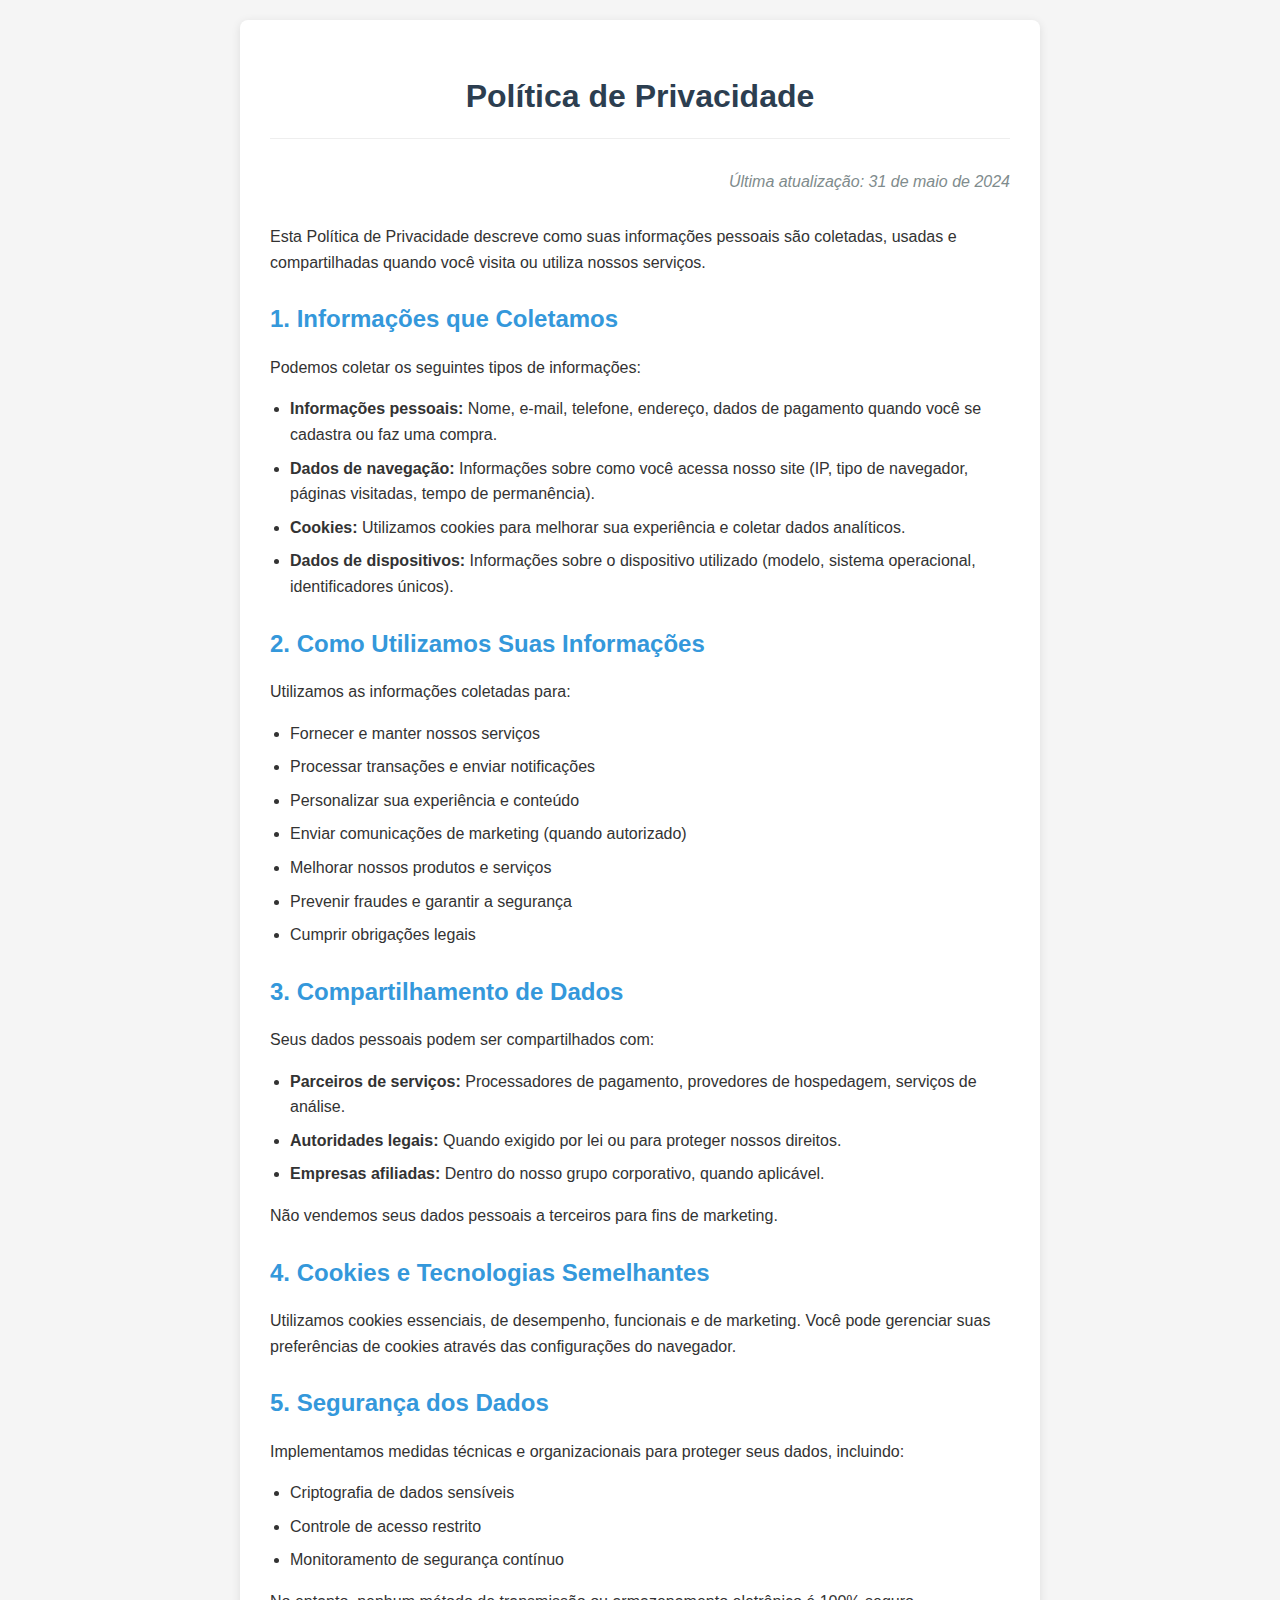
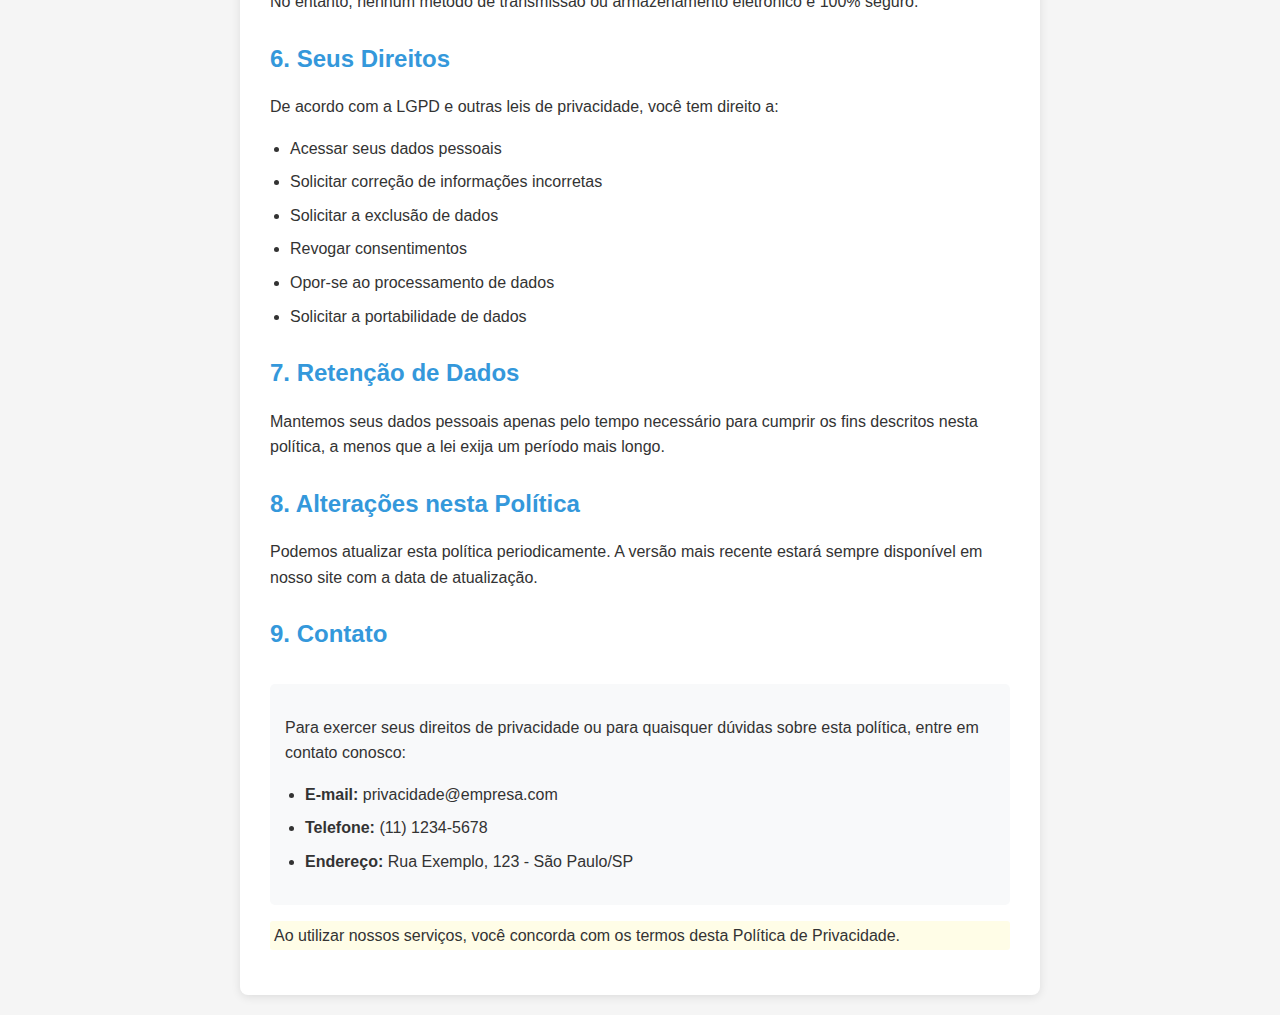
<file: frontend/Termos/politics.html>
<!DOCTYPE html>
<html lang="pt-BR">
<head>
    <meta charset="UTF-8">
    <meta name="viewport" content="width=device-width, initial-scale=1.0">
    <title>Política de Privacidade</title>
    <style>
        body {
            font-family: 'Segoe UI', Roboto, sans-serif;
            max-width: 800px;
            margin: 0 auto;
            padding: 20px;
            color: #333;
            line-height: 1.6;
            background-color: #f5f5f5;
        }
        .privacy-container {
            background-color: white;
            padding: 30px;
            border-radius: 8px;
            box-shadow: 0 2px 10px rgba(0,0,0,0.1);
        }
        h1 {
            color: #2c3e50;
            text-align: center;
            margin-bottom: 30px;
            padding-bottom: 15px;
            border-bottom: 1px solid #eee;
        }
        h2 {
            color: #3498db;
            margin-top: 25px;
            margin-bottom: 15px;
        }
        h3 {
            color: #2c3e50;
            margin-top: 20px;
        }
        p, ul {
            margin-bottom: 15px;
        }
        ul {
            padding-left: 20px;
        }
        li {
            margin-bottom: 8px;
        }
        .last-updated {
            text-align: right;
            font-style: italic;
            color: #7f8c8d;
            margin-bottom: 30px;
        }
        .contact-info {
            background-color: #f8f9fa;
            padding: 15px;
            border-radius: 5px;
            margin-top: 30px;
        }
        .highlight {
            background-color: #fffde7;
            padding: 2px 4px;
            border-radius: 3px;
        }
    </style>
</head>
<body>
    <div class="privacy-container">
        <h1>Política de Privacidade</h1>
        <p class="last-updated">Última atualização: 31 de maio de 2024</p>

        <p>Esta Política de Privacidade descreve como suas informações pessoais são coletadas, usadas e compartilhadas quando você visita ou utiliza nossos serviços.</p>

        <h2>1. Informações que Coletamos</h2>
        <p>Podemos coletar os seguintes tipos de informações:</p>
        <ul>
            <li><strong>Informações pessoais:</strong> Nome, e-mail, telefone, endereço, dados de pagamento quando você se cadastra ou faz uma compra.</li>
            <li><strong>Dados de navegação:</strong> Informações sobre como você acessa nosso site (IP, tipo de navegador, páginas visitadas, tempo de permanência).</li>
            <li><strong>Cookies:</strong> Utilizamos cookies para melhorar sua experiência e coletar dados analíticos.</li>
            <li><strong>Dados de dispositivos:</strong> Informações sobre o dispositivo utilizado (modelo, sistema operacional, identificadores únicos).</li>
        </ul>

        <h2>2. Como Utilizamos Suas Informações</h2>
        <p>Utilizamos as informações coletadas para:</p>
        <ul>
            <li>Fornecer e manter nossos serviços</li>
            <li>Processar transações e enviar notificações</li>
            <li>Personalizar sua experiência e conteúdo</li>
            <li>Enviar comunicações de marketing (quando autorizado)</li>
            <li>Melhorar nossos produtos e serviços</li>
            <li>Prevenir fraudes e garantir a segurança</li>
            <li>Cumprir obrigações legais</li>
        </ul>

        <h2>3. Compartilhamento de Dados</h2>
        <p>Seus dados pessoais podem ser compartilhados com:</p>
        <ul>
            <li><strong>Parceiros de serviços:</strong> Processadores de pagamento, provedores de hospedagem, serviços de análise.</li>
            <li><strong>Autoridades legais:</strong> Quando exigido por lei ou para proteger nossos direitos.</li>
            <li><strong>Empresas afiliadas:</strong> Dentro do nosso grupo corporativo, quando aplicável.</li>
        </ul>
        <p>Não vendemos seus dados pessoais a terceiros para fins de marketing.</p>

        <h2>4. Cookies e Tecnologias Semelhantes</h2>
        <p>Utilizamos cookies essenciais, de desempenho, funcionais e de marketing. Você pode gerenciar suas preferências de cookies através das configurações do navegador.</p>

        <h2>5. Segurança dos Dados</h2>
        <p>Implementamos medidas técnicas e organizacionais para proteger seus dados, incluindo:</p>
        <ul>
            <li>Criptografia de dados sensíveis</li>
            <li>Controle de acesso restrito</li>
            <li>Monitoramento de segurança contínuo</li>
        </ul>
        <p>No entanto, nenhum método de transmissão ou armazenamento eletrônico é 100% seguro.</p>

        <h2>6. Seus Direitos</h2>
        <p>De acordo com a LGPD e outras leis de privacidade, você tem direito a:</p>
        <ul>
            <li>Acessar seus dados pessoais</li>
            <li>Solicitar correção de informações incorretas</li>
            <li>Solicitar a exclusão de dados</li>
            <li>Revogar consentimentos</li>
            <li>Opor-se ao processamento de dados</li>
            <li>Solicitar a portabilidade de dados</li>
        </ul>

        <h2>7. Retenção de Dados</h2>
        <p>Mantemos seus dados pessoais apenas pelo tempo necessário para cumprir os fins descritos nesta política, a menos que a lei exija um período mais longo.</p>

        <h2>8. Alterações nesta Política</h2>
        <p>Podemos atualizar esta política periodicamente. A versão mais recente estará sempre disponível em nosso site com a data de atualização.</p>

        <h2>9. Contato</h2>
        <div class="contact-info">
            <p>Para exercer seus direitos de privacidade ou para quaisquer dúvidas sobre esta política, entre em contato conosco:</p>
            <ul>
                <li><strong>E-mail:</strong> privacidade@empresa.com</li>
                <li><strong>Telefone:</strong> (11) 1234-5678</li>
                <li><strong>Endereço:</strong> Rua Exemplo, 123 - São Paulo/SP</li>
            </ul>
        </div>

        <p class="highlight">Ao utilizar nossos serviços, você concorda com os termos desta Política de Privacidade.</p>
    </div>
</body>
</html>
</file>
<file: frontend/css/dashboard.css>
/* Reset e Base */
* {
    margin: 0;
    padding: 0;
    box-sizing: border-box;
}

:root {
    --primary-purple: #8B5CF6;
    --secondary-purple: #A855F7;
    --dark-purple: #6D28D9;
    --light-purple: #C4B5FD;
    --purple-gradient: linear-gradient(135deg, #8B5CF6 0%, #A855F7 50%, #C084FC 100%);
    --dark-gradient: linear-gradient(135deg, #1E1B4B 0%, #312E81 50%, #3730A3 100%);
    --glass-bg: rgba(255, 255, 255, 0.1);
    --glass-border: rgba(255, 255, 255, 0.2);
    --text-primary: #FFFFFF;
    --text-secondary: #E5E7EB;
    --shadow-lg: 0 25px 50px -12px rgba(0, 0, 0, 0.25);
    --shadow-xl: 0 20px 25px -5px rgba(0, 0, 0, 0.1), 0 10px 10px -5px rgba(0, 0, 0, 0.04);
}

body {
    font-family: 'Inter', -apple-system, BlinkMacSystemFont, 'Segoe UI', Roboto, sans-serif;
    background: var(--dark-gradient);
    color: var(--text-primary);
    min-height: 100vh;
    line-height: 1.6;
}

/* Navegação */
nav {
    background: var(--glass-bg);
    backdrop-filter: blur(20px);
    border-bottom: 1px solid var(--glass-border);
    padding: 1rem 0;
    position: sticky;
    top: 0;
    z-index: 100;
}

nav > div {
    max-width: 1400px;
    margin: 0 auto;
    padding: 0 2rem;
    display: flex;
    justify-content: space-between;
    align-items: center;
}

nav h1 {
    font-size: 2rem;
    font-weight: 800;
    background: var(--purple-gradient);
    -webkit-background-clip: text;
    -webkit-text-fill-color: transparent;
    background-clip: text;
    letter-spacing: -0.025em;
}

nav div:last-child {
    display: flex;
    gap: 1rem;
}

nav a {
    color: var(--text-secondary);
    text-decoration: none;
    padding: 0.75rem 1.5rem;
    border-radius: 12px;
    background: var(--glass-bg);
    border: 1px solid var(--glass-border);
    transition: all 0.3s ease;
    font-weight: 500;
    backdrop-filter: blur(10px);
}

nav a:hover {
    background: var(--primary-purple);
    color: white;
    transform: translateY(-2px);
    box-shadow: var(--shadow-lg);
}

/* Layout Principal */
div:has(aside) {
    max-width: 1400px;
    margin: 2rem auto;
    padding: 0 2rem;
    display: grid;
    grid-template-columns: 300px 1fr;
    gap: 2rem;
    min-height: calc(100vh - 120px);
}

/* Sidebar */
aside {
    background: var(--glass-bg);
    backdrop-filter: blur(20px);
    border: 1px solid var(--glass-border);
    border-radius: 20px;
    padding: 2rem;
    height: fit-content;
    position: sticky;
    top: 120px;
    box-shadow: var(--shadow-xl);
}

aside h2 {
    color: var(--text-primary);
    margin-bottom: 2rem;
    font-size: 1.5rem;
    font-weight: 700;
}

aside > div {
    margin-bottom: 2rem;
}

aside h3 {
    color: var(--light-purple);
    margin-bottom: 1rem;
    font-size: 1rem;
    font-weight: 600;
    text-transform: uppercase;
    letter-spacing: 0.05em;
}

/* Inputs */
aside input, aside select {
    width: 100%;
    padding: 0.75rem 1rem;
    background: rgba(255, 255, 255, 0.05);
    border: 1px solid var(--glass-border);
    border-radius: 10px;
    color: var(--text-primary);
    font-size: 0.9rem;
    transition: all 0.3s ease;
    backdrop-filter: blur(10px);
}

aside input:focus, aside select:focus {
    outline: none;
    border-color: var(--primary-purple);
    box-shadow: 0 0 0 3px rgba(139, 92, 246, 0.1);
    background: rgba(255, 255, 255, 0.1);
}

aside label {
    display: block;
    margin-bottom: 0.5rem;
    color: var(--text-secondary);
    font-weight: 500;
    font-size: 0.9rem;
}

/* Botões */
.question-type-btn, .add-question-btn, button {
    background: var(--glass-bg);
    border: 1px solid var(--glass-border);
    color: var(--text-primary);
    padding: 0.75rem 1rem;
    border-radius: 10px;
    cursor: pointer;
    transition: all 0.3s ease;
    font-weight: 500;
    font-size: 0.9rem;
    backdrop-filter: blur(10px);
}

.question-type-btn:hover, .add-question-btn:hover, button:hover {
    background: var(--primary-purple);
    transform: translateY(-2px);
    box-shadow: var(--shadow-lg);
}

.question-type-btn.active {
    background: var(--purple-gradient);
    border-color: var(--secondary-purple);
}

/* Grid de botões */
aside div:has(.question-type-btn) {
    display: grid;
    grid-template-columns: 1fr 1fr;
    gap: 0.5rem;
}

aside div:has(select) {
    display: flex;
    align-items: center;
    gap: 1rem;
    margin-bottom: 1rem;
}

aside div:has(select) span {
    color: var(--text-secondary);
    font-weight: 500;
    min-width: 80px;
}

aside div:has(select) select {
    flex: 1;
}

/* Botões de exportar */
div:has(#export-pdf) {
    display: flex;
    gap: 0.5rem;
}

#export-pdf, #export-answer-key {
    flex: 1;
    background: var(--purple-gradient);
    border: none;
    font-weight: 600;
}

/* Main Content */
main {
    background: var(--glass-bg);
    backdrop-filter: blur(20px);
    border: 1px solid var(--glass-border);
    border-radius: 20px;
    overflow: hidden;
    box-shadow: var(--shadow-xl);
}

/* Tabs */
div:has(.tab) {
    display: flex;
    background: rgba(0, 0, 0, 0.2);
    border-bottom: 1px solid var(--glass-border);
}

.tab {
    flex: 1;
    padding: 1rem 2rem;
    background: transparent;
    border: none;
    color: var(--text-secondary);
    cursor: pointer;
    transition: all 0.3s ease;
    font-weight: 500;
    position: relative;
}

.tab:hover {
    background: rgba(255, 255, 255, 0.05);
    color: var(--text-primary);
}

.tab.active {
    background: var(--glass-bg);
    color: var(--text-primary);
    border-bottom: 3px solid var(--primary-purple);
}

.tab.active::after {
    content: '';
    position: absolute;
    bottom: 0;
    left: 0;
    right: 0;
    height: 3px;
    background: var(--purple-gradient);
    border-radius: 3px 3px 0 0;
}

/* Tab Content */
.tab-content {
    display: none;
    padding: 2rem;
}

.tab-content.active {
    display: block;
}

.tab-content h2 {
    color: var(--text-primary);
    margin-bottom: 0.5rem;
    font-size: 1.8rem;
    font-weight: 700;
}

.tab-content p {
    color: var(--text-secondary);
    margin-bottom: 2rem;
    font-size: 1.1rem;
}

/* Seções */
.tab-content > div {
    margin-bottom: 2rem;
}

.tab-content h3 {
    color: var(--light-purple);
    margin-bottom: 1rem;
    font-size: 1.2rem;
    font-weight: 600;
}

/* Controles do editor */
div:has(#clear-all) {
    display: flex;
    gap: 1rem;
    justify-content: flex-end;
}

#clear-all {
    background: rgba(239, 68, 68, 0.2);
    border-color: rgba(239, 68, 68, 0.3);
    color: #FCA5A5;
}

#clear-all:hover {
    background: rgba(239, 68, 68, 0.8);
    color: white;
}

#generate-with-ai {
    background: var(--purple-gradient);
    border: none;
    color: white;
    font-weight: 600;
}

/* Container de questões */
#questions-container {
    min-height: 200px;
    background: rgba(0, 0, 0, 0.1);
    border: 2px dashed var(--glass-border);
    border-radius: 15px;
    padding: 2rem;
    text-align: center;
    color: var(--text-secondary);
    margin-bottom: 2rem;
}

/* Botões de adicionar questão */
div:has(.add-question-btn) {
    display: grid;
    grid-template-columns: repeat(auto-fit, minmax(120px, 1fr));
    gap: 1rem;
}

.add-question-btn {
    padding: 1rem;
    font-weight: 600;
}

/* Gerador de perguntas */
div:has(#topic-input) label {
    display: block;
    margin-bottom: 0.5rem;
    color: var(--text-primary);
    font-weight: 500;
}

#topic-input, #num-questions {
    width: 100%;
    padding: 1rem;
    background: rgba(255, 255, 255, 0.05);
    border: 1px solid var(--glass-border);
    border-radius: 12px;
    color: var(--text-primary);
    font-size: 1rem;
    margin-bottom: 1rem;
    transition: all 0.3s ease;
}

#topic-input:focus, #num-questions:focus {
    outline: none;
    border-color: var(--primary-purple);
    box-shadow: 0 0 0 3px rgba(139, 92, 246, 0.1);
    background: rgba(255, 255, 255, 0.1);
}

#topic-input::placeholder {
    color: var(--text-secondary);
}

/* Controles de ação */
div:has(#generate-btn) {
    display: flex;
    gap: 1rem;
    flex-wrap: wrap;
}

#generate-btn {
    background: var(--purple-gradient);
    border: none;
    color: white;
    padding: 1rem 2rem;
    font-weight: 600;
    font-size: 1rem;
}

#download-btn {
    background: rgba(16, 185, 129, 0.2);
    border-color: rgba(16, 185, 129, 0.3);
    color: #6EE7B7;
}

#download-btn:hover:not(:disabled) {
    background: rgba(16, 185, 129, 0.8);
    color: white;
}

#download-btn:disabled {
    opacity: 0.5;
    cursor: not-allowed;
}

/* Output area */
#output-area {
    background: rgba(0, 0, 0, 0.2);
    border-radius: 15px;
    padding: 2rem;
    min-height: 300px;
}

#output-area > div {
    text-align: center;
    color: var(--text-secondary);
}

/* Histórico */
div:has(#total-pdfs) {
    display: grid;
    grid-template-columns: repeat(3, 1fr);
    gap: 1rem;
    margin-bottom: 2rem;
}

div:has(#total-pdfs) > div {
    background: var(--glass-bg);
    border: 1px solid var(--glass-border);
    border-radius: 15px;
    padding: 1.5rem;
    text-align: center;
    backdrop-filter: blur(10px);
}

div:has(#total-pdfs) > div > div:first-child {
    font-size: 2rem;
    font-weight: 700;
    color: var(--primary-purple);
    margin-bottom: 0.5rem;
}

div:has(#total-pdfs) > div > div:last-child {
    color: var(--text-secondary);
    font-size: 0.9rem;
    font-weight: 500;
}

/* Controles do histórico */
div:has(#view-btn) {
    display: flex;
    gap: 1rem;
    margin-bottom: 2rem;
    flex-wrap: wrap;
}

#view-btn {
    background: var(--purple-gradient);
    border: none;
    color: white;
}

#delete-btn {
    background: rgba(239, 68, 68, 0.2);
    border-color: rgba(239, 68, 68, 0.3);
    color: #FCA5A5;
}

#delete-btn:hover:not(:disabled) {
    background: rgba(239, 68, 68, 0.8);
    color: white;
}

button:disabled {
    opacity: 0.5;
    cursor: not-allowed;
}

/* Tabela */
#history-container {
    background: rgba(0, 0, 0, 0.1);
    border-radius: 15px;
    overflow: hidden;
    border: 1px solid var(--glass-border);
}

#history-table {
    width: 100%;
    border-collapse: collapse;
}

#history-table thead {
    background: var(--glass-bg);
    backdrop-filter: blur(10px);
}

#history-table th {
    padding: 1rem;
    text-align: left;
    color: var(--text-primary);
    font-weight: 600;
    border-bottom: 1px solid var(--glass-border);
}

#history-table td {
    padding: 1rem;
    color: var(--text-secondary);
    border-bottom: 1px solid rgba(255, 255, 255, 0.05);
}

#history-table tbody tr:hover {
    background: rgba(255, 255, 255, 0.05);
}

/* Animações */
@keyframes fadeIn {
    from {
        opacity: 0;
        transform: translateY(20px);
    }
    to {
        opacity: 1;
        transform: translateY(0);
    }
}

.tab-content.active {
    animation: fadeIn 0.3s ease;
}

/* Responsividade */
@media (max-width: 1024px) {
    div:has(aside) {
        grid-template-columns: 250px 1fr;
        gap: 1rem;
    }
    
    aside {
        padding: 1.5rem;
    }
}

@media (max-width: 768px) {
    div:has(aside) {
        grid-template-columns: 1fr;
        gap: 1rem;
    }
    
    aside {
        position: static;
        order: 2;
    }
    
    main {
        order: 1;
    }
    
    nav > div {
        padding: 0 1rem;
    }
    
    nav h1 {
        font-size: 1.5rem;
    }
    
    nav div:last-child {
        flex-direction: column;
        gap: 0.5rem;
    }
    
    .tab-content {
        padding: 1rem;
    }
    
    div:has(.add-question-btn) {
        grid-template-columns: repeat(2, 1fr);
    }
}

@media (max-width: 480px) {
    div:has(aside) {
        padding: 0 1rem;
    }
    
    div:has(.add-question-btn) {
        grid-template-columns: 1fr;
    }
    
    div:has(#generate-btn) {
        flex-direction: column;
    }
    
    div:has(#total-pdfs) {
        grid-template-columns: 1fr;
    }
}

/* Scrollbar personalizada */
::-webkit-scrollbar {
    width: 8px;
}

::-webkit-scrollbar-track {
    background: rgba(0, 0, 0, 0.1);
}

::-webkit-scrollbar-thumb {
    background: var(--primary-purple);
    border-radius: 4px;
}

::-webkit-scrollbar-thumb:hover {
    background: var(--secondary-purple);
}
</file>
